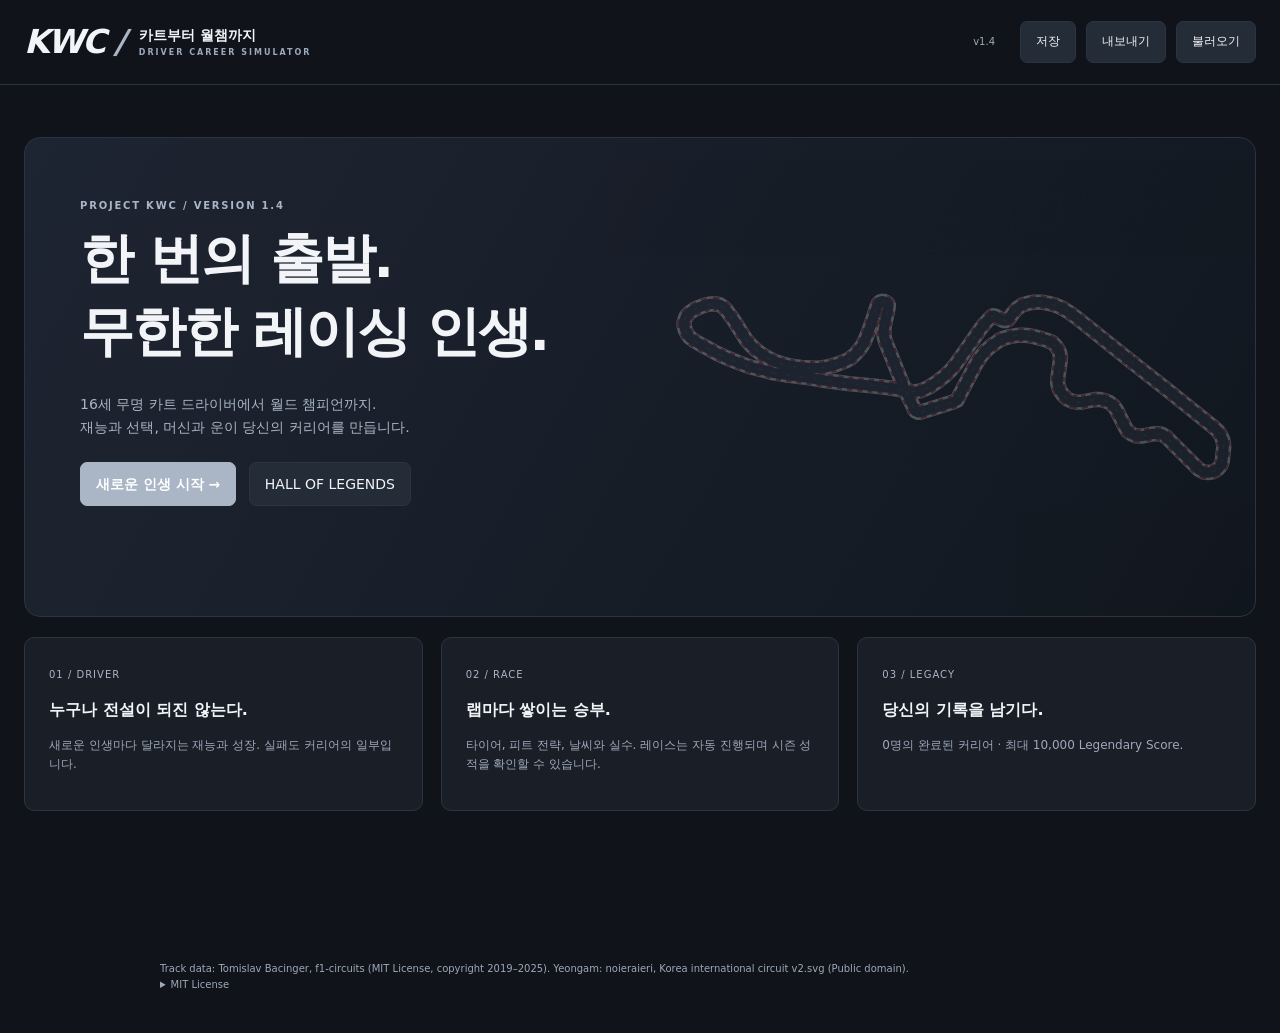
<file: index.html>
<!doctype html><html lang="ko"><head><meta charset="UTF-8"><meta name="viewport" content="width=device-width,initial-scale=1"><meta name="theme-color" content="#101319"><title>PROJECT KWC · 카트부터 월챔까지</title><style>:root{--bg:#101319;--panel:#191e27;--line:#2c3441;--ink:#f2f4f7;--muted:#9da9ba;--accent:#d63b51}*{box-sizing:border-box}body{margin:0;background:var(--bg);color:var(--ink);font:14px system-ui,-apple-system,'Segoe UI',sans-serif;line-height:1.6}button,input,select{font:inherit}button,.file-btn{cursor:pointer;color:var(--ink);border:1px solid var(--line);background:#242c38;border-radius:7px;padding:10px 15px;transition:background .15s}button:hover{background:#354154}button:disabled{opacity:.4;cursor:not-allowed}button:focus-visible,input:focus-visible,select:focus-visible,a:focus-visible{outline:2px solid var(--accent);outline-offset:3px}.primary,button.selected{background:var(--accent);border-color:var(--accent);color:#fff;font-weight:700}.danger{color:#ffabb4;border-color:#703944}header{height:85px;border-bottom:1px solid var(--line);display:flex;align-items:center;gap:10px;padding:0 max(24px,calc((100vw - 1400px)/2));background:#101319;position:relative;z-index:10}#brand{display:flex;gap:15px;align-items:center;color:inherit;text-decoration:none;margin-right:auto;font-weight:800}#brand>b{font-size:33px;letter-spacing:-2px;font-style:italic}#brand span{color:var(--accent)}#brand small{display:block;color:var(--muted);font-size:8px;letter-spacing:2px}.version{font-size:10px;color:var(--muted);margin-right:15px}.file-btn{font-size:12px}header button{font-size:12px}#shell{max-width:1400px;margin:auto;display:grid;grid-template-columns:240px minmax(0,1fr);gap:32px;padding:32px 24px 110px}#shell.full{display:block}aside{position:sticky;top:24px;align-self:start}.driver-card{background:linear-gradient(145deg,color-mix(in srgb,var(--accent) 32%,#151b25),#151b25);border:1px solid color-mix(in srgb,var(--accent) 40%,#29313c);border-radius:12px;padding:24px;overflow:hidden}.number{font-weight:900;font-style:italic;font-size:64px;line-height:1.3;color:var(--accent)}.driver-card h2{font-size:24px;margin:15px 0 0}.driver-card p{margin:3px 0;color:#bdc7d4;font-size:12px}.big-ovr{font-size:58px;font-weight:800;line-height:1.3;margin-top:24px;letter-spacing:-2px}.big-ovr small{display:block;font-size:9px;color:var(--muted);letter-spacing:2px;font-weight:500}.side-stats{padding:10px 5px}.stat{margin:18px 0}.stat label{display:flex;justify-content:space-between;font-size:12px}.stat b{font-variant-numeric:tabular-nums}.stat i{display:block;height:4px;background:#303846;margin-top:8px;border-radius:2px;overflow:hidden}.stat em{height:100%;display:block;background:var(--accent)}.muted{color:var(--muted);font-size:12px}main{min-width:0}.eyebrow{font-size:10px;color:var(--accent);font-weight:800;letter-spacing:1.8px}.page-title{display:flex;justify-content:space-between;gap:15px;align-items:center;margin-bottom:26px}h1,h2,h3{line-height:1.35;word-break:keep-all}h1{font-size:32px;margin:8px 0 5px;letter-spacing:-1px}h2{font-size:26px;margin:12px 0}h3{font-size:16px;margin:0 0 16px}.page-title p{color:var(--muted);font-size:12px;margin:0}.season-tag{color:#b4bfce;font-size:10px;letter-spacing:1px;border:1px solid var(--line);padding:7px 10px;border-radius:5px;white-space:nowrap}.panel,article{background:var(--panel);border:1px solid var(--line);border-radius:10px;padding:24px}.hero{background:linear-gradient(110deg,color-mix(in srgb,var(--accent) 18%,#191e27),#191e27);border:1px solid color-mix(in srgb,var(--accent) 45%,#2c3441);border-radius:12px;padding:32px;display:flex;justify-content:space-between;align-items:center;gap:20px}.hero h2{font-size:30px}.hero p{font-size:12px;color:#b8c4d1}.hero-icon{font-size:65px;font-weight:900;font-style:italic;line-height:1.2;color:var(--accent)}.hero-icon small{font-size:9px;display:block;text-align:right;letter-spacing:2px;font-style:normal}.kpis{display:grid;grid-template-columns:repeat(3,1fr);gap:12px;margin:20px 0}.kpis article{padding:20px}.kpis small{font-size:11px;color:var(--muted)}.kpis b{font-size:27px;display:block;line-height:1.3;margin-top:8px;font-variant-numeric:tabular-nums}.kpis em{font-size:12px;font-style:normal;color:var(--muted);margin-left:6px}.two{display:grid;grid-template-columns:1fr 1fr;gap:20px}.section-head{display:flex;align-items:center;justify-content:space-between;margin-bottom:15px}.section-head h3{margin:0}.calendar-row{display:flex;gap:16px;align-items:center;padding:12px 0;border-top:1px solid var(--line);font-size:12px}.calendar-row span{color:var(--muted);font-size:11px}.calendar-row small{font-size:9px;margin-left:auto;letter-spacing:.6px;color:var(--muted)}.calendar-row.next{color:var(--accent)}.news-item{border-top:1px solid var(--line);padding-top:17px;font-size:13px;margin:18px 0}.news-item small{font-size:9px;letter-spacing:1px;color:var(--muted);display:block;margin-bottom:6px}nav{position:fixed;bottom:20px;left:50%;transform:translateX(-50%);background:#202733eF;border:1px solid #3b4758;padding:6px;display:flex;gap:4px;border-radius:12px;box-shadow:0 10px 30px #0008;z-index:20;backdrop-filter:blur(12px)}nav button{border:0;background:none;white-space:nowrap;font-size:12px;padding:12px 18px}nav[hidden],[hidden]{display:none!important}.landing{position:relative;overflow:hidden;min-height:480px;background:linear-gradient(120deg,#1e2532,#11171f);border:1px solid var(--line);border-radius:16px;padding:55px;margin:20px 0}.landing h1{font-size:54px;letter-spacing:-2px;position:relative;z-index:1}.landing p{color:#a9b5c5;margin:24px 0;position:relative;z-index:1}.landing button{position:relative;z-index:1;margin-right:8px}.landing-track{position:absolute;width:52%;right:-20px;top:85px;transform:rotate(-12deg);opacity:.28}.cards{display:grid;grid-template-columns:repeat(3,1fr);gap:18px}.cards article>span{font-size:10px;color:var(--accent);letter-spacing:1px}.cards h3{margin:15px 0}.cards p{font-size:12px;color:var(--muted)}.training{grid-template-columns:1fr 1fr}.training button{display:block;margin-top:20px}.training small{color:var(--muted)}input,select{display:block;width:100%;padding:12px;margin-top:8px;background:#10151e;border:1px solid #394555;border-radius:6px;color:var(--ink)}.create-form h3{margin-top:30px}.form-grid{display:grid;grid-template-columns:1fr 1fr;gap:20px}.form-grid label{font-size:12px}.options{display:grid;grid-template-columns:repeat(4,1fr);gap:12px}.option{border:1px solid var(--line);padding:17px;border-radius:8px;cursor:pointer;background:#121822;font-size:12px}.option:has(input:checked){border-color:var(--card-color,var(--accent));background:color-mix(in srgb,var(--card-color,var(--accent)) 10%,#131923)}.option input{display:inline;width:auto;accent-color:var(--card-color,var(--accent));margin:0 7px 14px 0}.option b{display:block}.option p,.option small{color:var(--muted);font-size:11px}.create-form>button{margin-top:30px;width:100%}.dot{display:inline-block;width:8px;height:8px;border-radius:50%;margin-right:7px;flex-shrink:0}.offer{margin:18px 0;padding:20px;background:#111720;border:1px solid var(--line);border-left:3px solid var(--accent);border-radius:7px}.offer h3{margin:12px 0 8px}.offer p{color:var(--muted);font-size:12px}.spaced{margin-top:22px}.table-wrap{overflow-x:auto}table{border-collapse:collapse;width:100%;font-size:12px;text-align:left;white-space:nowrap}th{color:var(--muted);font-size:10px;font-weight:500}td,th{padding:13px 10px;border-bottom:1px solid var(--line)}tr.me,.timing-row.me{background:color-mix(in srgb,var(--accent) 16%,transparent)}.formula{background:#0d121a;border-left:3px solid var(--accent);padding:20px;font:13px/2 monospace;color:#d5deec}.race-layout{display:grid;grid-template-columns:minmax(0,1.6fr) minmax(230px,1fr);gap:18px}.circuit-panel{padding:20px}#track{width:100%;display:block;min-height:220px}.race-controls{display:flex;flex-wrap:wrap;gap:6px}.race-controls button{font-size:10px;padding:8px 10px}.timing{padding:20px 10px}.timing h3{font-size:10px;letter-spacing:1px;margin-left:10px}.timing-row{display:flex;align-items:center;gap:6px;font-size:11px;padding:10px 7px;border-bottom:1px solid var(--line)}.timing-row>b{width:15px;font-variant-numeric:tabular-nums}.timing-row .dot{margin:0}.timing-row span small{display:block;font-size:8px;color:var(--muted);margin-top:2px}.timing-row strong{font:10px monospace;margin-left:auto}.radio{background:#121924;border:1px solid color-mix(in srgb,var(--accent) 60%,#303846);border-radius:8px;padding:20px;margin-top:22px}.radio h3{margin-top:12px}.radio p{font-size:11px;color:#b7c2d2}.radio button{font-size:11px;margin:4px 2px}.race-log{font-size:10px;color:var(--muted);margin-top:15px}.end-hero{text-align:center;padding:65px 20px;border-bottom:1px solid var(--line);margin-bottom:30px}.end-hero h1{font-size:65px}.end-hero p{color:var(--muted)}.legacy-panel{text-align:center;background:radial-gradient(ellipse at top,#393424,#171c24);border:1px solid #695a33;border-radius:14px;padding:50px 30px;margin:30px 0}.legacy-panel .eyebrow{color:#d1b779}#ls-number{font-size:100px;font-weight:900;letter-spacing:-5px;color:#e5ca8e;line-height:1.3}.legacy-panel h2{color:#e5ca8e;font-size:20px;letter-spacing:2px}.legacy-panel p{color:var(--muted);font-size:12px}.score-parts{display:grid;grid-template-columns:repeat(3,1fr);gap:10px;max-width:650px;margin:30px auto 0}.score-parts>div{font-size:11px;border:1px solid #ffffff15;border-radius:6px;padding:12px}.score-parts b{display:block;font-size:23px;color:#e5ca8e}.end-actions{text-align:center;padding:35px}.end-actions p{color:var(--muted)}dialog{background:#1a222e;color:var(--ink);border:1px solid #424f62;border-radius:12px;padding:28px;width:calc(100% - 32px);max-width:600px;max-height:85vh;overflow:auto}dialog::backdrop{background:#050a12c9;backdrop-filter:blur(6px)}dialog p{font-size:13px;color:var(--muted)}#toast{position:fixed;top:100px;left:50%;transform:translateX(-50%);padding:12px 22px;background:#f1f4f8;color:#18202a;border-radius:8px;z-index:99;opacity:0;pointer-events:none;font-size:12px;max-width:90vw}#toast.on{opacity:1}@media(max-width:1100px){.options{grid-template-columns:1fr 1fr}.race-layout{grid-template-columns:1fr}.timing-row{font-size:12px}.timing-row strong{font-size:12px}}@media(max-width:760px){header{height:72px;padding:0 16px;gap:5px}#brand>b{font-size:27px}#brand>div{font-size:11px}#brand small{font-size:6px}header button,.file-btn{font-size:10px;padding:7px}.version{display:none}#shell{display:block;padding:22px 16px 100px}aside{position:static}.driver-card{padding:16px;display:grid;grid-template-columns:1fr auto;column-gap:15px}.driver-card .eyebrow{grid-column:1}.driver-card .number{grid-column:2;grid-row:1/4;font-size:44px;align-self:center}.driver-card h2{margin:4px 0;font-size:20px}.driver-card .big-ovr{grid-column:2;grid-row:4;font-size:26px;margin:4px 0}.driver-card .big-ovr small{display:none}.side-stats,aside>.muted{display:none}aside{margin-bottom:24px}.page-title{align-items:start}h1{font-size:25px}.page-title p{font-size:11px}.season-tag{font-size:8px;padding:5px}.hero{padding:23px}.hero h2{font-size:24px}.hero-icon{font-size:36px}.hero-icon small{font-size:7px}.hero button{font-size:11px;padding:10px}.kpis{gap:8px}.kpis article{padding:15px 12px}.kpis b{font-size:22px}.kpis small{font-size:10px}.kpis em{font-size:10px}.two{grid-template-columns:1fr}.panel{padding:20px}nav{width:calc(100% - 20px);bottom:10px;gap:0;justify-content:space-around;padding:5px}nav button{font-size:10px;padding:12px 7px}.landing{padding:35px 24px;min-height:500px}.landing h1{font-size:40px}.landing-track{width:90%;top:235px;right:-70px}.landing button{font-size:12px}.cards{grid-template-columns:1fr}.training{grid-template-columns:1fr 1fr}.training article{padding:18px}.training h3{font-size:15px}.training button{width:100%;padding:10px}.options{gap:8px}.option{padding:13px}.option b{font-size:12px}.option p{font-size:10px}.form-grid{gap:12px}.end-hero{padding:40px 10px}.end-hero h1{font-size:42px}#ls-number{font-size:74px}.score-parts{grid-template-columns:1fr 1fr}.legacy-panel{padding:35px 20px}.timing{padding:18px 10px}.circuit-panel{padding:15px}.race-layout{gap:15px}}@media(prefers-reduced-motion:reduce){*{scroll-behavior:auto;transition:none!important}}
.badge{display:inline-block;min-width:17px;padding:0 4px;margin-left:3px;border-radius:9px;background:#ee5369;color:white;font-size:10px;line-height:17px}nav button{padding-left:13px;padding-right:13px}@media(max-width:760px){nav{justify-content:flex-start;overflow-x:auto}nav button{flex-shrink:0;padding:12px 10px}}
.season-report{margin-top:30px;padding-top:25px;border-top:1px solid var(--line)}.season-report h2{font-size:23px}.track-credit{font-size:9px;color:var(--muted)}.track-credit a{color:inherit}nav{justify-content:space-between}nav button{min-width:85px}@media(max-width:760px){nav{overflow:visible}nav button{min-width:0;flex:1;font-size:10px;padding:12px 4px}.badge{margin-left:1px;font-size:8px;min-width:13px;padding:0 2px;line-height:14px}.season-report{align-items:flex-start;gap:10px}.season-report h2{font-size:20px}.season-report .eyebrow{font-size:8px;max-width:42%;text-align:right}}
.training-picks{display:grid;grid-template-columns:1fr 1fr;gap:10px;margin:22px 0}.training-pick{display:grid;grid-template-columns:1fr auto;align-items:center;gap:7px;text-align:left;padding:15px;background:#121923;border:1px solid var(--line)}.training-pick span{font-size:12px;font-weight:700}.training-pick b{font-size:23px;font-variant-numeric:tabular-nums}.training-pick small{grid-column:1/-1;color:var(--muted);font-size:10px}.training-pick.selected{background:color-mix(in srgb,var(--accent) 20%,#151b24);border-color:var(--accent);color:white}.training-pick.selected small{color:#e4edf7}@media(max-width:480px){.training-pick{padding:11px;gap:4px}.training-pick span{font-size:11px}.training-pick b{font-size:19px}dialog{padding:22px}}
.career-actions{margin-top:16px;padding:19px 22px;background:#20232b;border:1px solid #645341;border-radius:10px}.career-actions-title{display:flex;gap:15px;align-items:center;margin-bottom:13px}.career-actions-title strong{font-size:14px;color:#f2d3a1}.career-actions-title small{font-size:11px;color:var(--muted)}.career-actions-buttons{display:flex;gap:10px}.career-actions-buttons button{flex:1;font-size:13px;min-height:45px}.career-actions .retire-button{background:#d2a356;color:#20170d;border-color:#d2a356;font-weight:800}.career-actions .retire-button:hover{background:#e9b66a}.career-actions p{font-size:10px;color:var(--muted);margin:12px 0 0}.career-status{display:flex;align-items:center;flex:1;color:#f2d3a1;font-size:12px}@media(max-width:620px){.career-actions{padding:16px}.career-actions-title{display:block}.career-actions-title small{display:block;margin-top:4px;font-size:10px}.career-actions-buttons{display:grid;grid-template-columns:1fr 1fr;gap:8px}.career-actions-buttons .danger{grid-column:1/-1}.career-actions-buttons button{padding:12px 7px;font-size:12px}}
.comparison-dialog{max-width:900px}.contract-table table{white-space:normal;table-layout:fixed}.contract-table th:first-child{width:25%}.contract-table td,.contract-table th{vertical-align:top;overflow-wrap:anywhere}.contract-table thead{color:var(--accent)}.contract-delta{display:block;font-size:11px;font-weight:800;margin-top:4px}.contract-delta.positive{color:#69d69a}.contract-delta.negative{color:#ff8995}.contract-delta.neutral{color:var(--muted)}.comparison-note{padding:12px;border-left:3px solid #d5b568;background:#d5b56810;font-size:12px!important;color:#e6d0a4!important}.contract-verdict{padding:18px;background:var(--bg);border-radius:8px;margin:18px 0}.contract-verdict b{color:var(--accent);font-size:12px;letter-spacing:1px}.contract-verdict p{margin-bottom:0;font-size:12px}.contract-buttons{display:flex;gap:8px;flex-wrap:wrap}.contract-buttons button{flex:1;min-width:130px}@media(max-width:620px){.comparison-dialog{padding:18px 12px}.contract-table td,.contract-table th{padding:10px 5px;font-size:10px}.contract-table th:first-child{width:27%}.contract-buttons{display:grid;grid-template-columns:1fr 1fr}.contract-buttons button{min-width:0;padding:12px 6px;font-size:11px}.contract-buttons button:last-child{grid-column:1/-1}.comparison-dialog h2{font-size:21px}}

.field-help{font-size:12px;color:var(--muted);line-height:1.8;margin:6px 0 16px}.field-help strong{color:var(--ink)}.create-form .field-help{display:block;font-weight:400}.guide-grid{display:grid;grid-template-columns:repeat(2,minmax(0,1fr));gap:16px;margin-top:16px}.guide-grid h3{margin:8px 0}.guide-grid p,.guide-intro p{color:#bdc7d4}.hub-help{display:flex;align-items:center;gap:12px;flex-wrap:wrap}.hub-help button{font-size:12px;padding:6px 10px}@media(max-width:650px){.guide-grid{grid-template-columns:1fr}}
/* v1.3: explain choices where they happen, keep season results near the top. */
.profile-option strong{display:block;color:#d6deeb;font-size:11px;margin-top:8px}.profile-caution{border-top:1px solid var(--line);padding-top:8px}.training-pick{text-align:left;display:block}.training-pick .skill-meaning{font-weight:700;color:var(--ink);font-size:12px;margin:12px 0 5px}.training-pick .skill-effect{font-weight:400;font-size:11px;line-height:1.8;color:#c4cedc;margin:0 0 8px}.training-pick em{font-style:normal;display:block;font-weight:400;font-size:10px;color:var(--muted);margin-bottom:12px}.training-pick.selected .skill-effect,.training-pick.selected em{color:#f4f6fa}.skill-explainer{border-top:1px solid var(--line);padding:14px 0}.skill-explainer summary{cursor:pointer;font-size:12px}.skill-explainer p{color:#c2ccda;font-size:12px;margin:8px 0}.skill-explainer small{color:var(--muted)}.guide-pages,.guide-actions{display:flex;flex-wrap:wrap;gap:10px;margin:20px 0}.guide-actions{justify-content:flex-end;padding:20px 0}.guide-grid article p{font-size:13px;line-height:1.95}.recent-season{border:1px solid color-mix(in srgb,var(--accent) 60%,#334052);background:linear-gradient(125deg,color-mix(in srgb,var(--accent) 14%,#191e27),#191e27);padding:24px;border-radius:12px;margin-bottom:20px}.recent-season .section-head{margin:0;gap:16px;flex-wrap:wrap}.recent-season h2{font-size:29px;margin:8px 0}.recent-season p{color:#c8d1de;margin:0;font-size:13px}.recent-season.empty{border-color:var(--line);background:#171e28;padding:18px}.recent-season.empty h3{margin:7px 0}.expiry-banner{padding:20px;border:1px solid #c89350;background:#372b1e;border-radius:10px;margin:20px 0}.expiry-banner p{font-size:12px}.season-filter{display:flex;align-items:center;gap:14px;flex-wrap:wrap}.season-filter select{width:auto;flex:1;min-width:180px;margin:0}.season-metrics{display:grid;grid-template-columns:repeat(4,minmax(0,1fr));gap:10px;margin:22px 0}.season-metrics>div{background:#101720;border:1px solid var(--line);border-radius:8px;padding:16px}.season-metrics small{font-size:11px;color:var(--muted)}.season-metrics b{display:block;font-size:24px}.season-races{display:grid;grid-template-columns:repeat(3,minmax(0,1fr));gap:12px}.season-race{background:#121a24;padding:18px}.season-race h3{margin:8px 0}.season-race>strong{font-size:30px;color:#d5dfed}.season-race.podium>strong{color:var(--accent)}.season-race p,.season-race>small{font-size:11px;color:var(--muted)}.season-race>small{display:block}.contract-delta.neutral{color:#b7c4d5}.contract-table td .contract-delta{white-space:normal}.guide-pages button{flex:1;font-size:12px}@media(max-width:760px){.recent-season{padding:20px}.recent-season .section-head>button{width:100%}.season-metrics{grid-template-columns:repeat(2,minmax(0,1fr))}.season-races{grid-template-columns:repeat(2,minmax(0,1fr))}.season-filter>button{width:100%}.guide-grid{grid-template-columns:1fr}.guide-actions>button{width:100%}.training-picks{grid-template-columns:1fr!important}.guide-pages button{flex-basis:100%}}

.training-pick>b{margin-left:10px}.profile-option{line-height:1.85}.create-form .options:has(.profile-option){grid-template-columns:repeat(3,minmax(0,1fr))}@media(max-width:1000px){.create-form .options:has(.profile-option){grid-template-columns:repeat(2,minmax(0,1fr))}}@media(max-width:500px){.create-form .options:has(.profile-option){grid-template-columns:1fr}}
.driver-number{font-size:13px;color:var(--muted);font-style:normal;white-space:nowrap}.class-offer-banner{padding:22px;border:1px solid #6992be;background:#12253a;border-radius:12px;margin:18px 0}.class-offer-banner.promotion{background:linear-gradient(120deg,#372d16,#202438);border:2px solid #e2bd60}.class-offer-banner.same{background:#172330;border-color:#394d64}.class-alert{font-size:15px;font-weight:800;color:#a9d5ff}.promotion .class-alert{color:#ffe099}.class-route{display:grid;grid-template-columns:1fr auto 1fr;align-items:center;gap:16px;margin:16px 0}.class-route small{display:block;color:#b7c6d9;font-size:11px}.class-route b{font-size:46px;line-height:1.3;font-weight:900;color:white}.class-route>strong{font-size:30px;color:#e5c775}.class-offer-banner p{font-size:14px;color:#edf1f8;line-height:1.8}.class-offer-banner>small{color:#c0ccdc}.class-ladder{display:flex;flex-wrap:wrap;gap:6px;margin-top:16px}.class-ladder span{font-size:10px;padding:5px 8px;background:#10151e;color:#aab8ca;border-radius:5px;border:1px solid #3a4757}.class-ladder .origin{border-color:#95b3d4}.class-ladder .destination{background:#e9cd89;color:#171d27;border-color:#ffe4a7;font-weight:900}.offer-class-chip{display:inline-block;font-size:12px;font-weight:800;padding:7px 11px;background:#283c52;color:#c7e4ff;border-radius:5px}.offer-class-chip.promotion{background:#e4c67e;color:#201a0d}.announcement-dialog{max-width:680px;border:2px solid #ddbc6d}.contract-celebration{text-align:center;padding:16px 0;animation:promotion-entry .65s ease-out}.contract-celebration.promotion{background:radial-gradient(ellipse at top,#e0bf4925,transparent 70%)}.celebration-mark{font-size:64px;line-height:1.2;color:#f8d981;font-weight:900}.contract-celebration h2{font-size:32px}.celebration-route{font-size:40px;font-weight:900;margin:22px 0}.celebration-route span{color:#c8b174}.celebration-route strong{color:#ffe6a0;font-size:60px}.contract-celebration h3{margin:18px 0;font-size:20px}.contract-celebration p{font-size:14px;line-height:1.9}.contract-celebration button{margin-top:18px;width:100%}@keyframes promotion-entry{from{opacity:0;transform:translateY(12px) scale(.97)}to{opacity:1;transform:translateY(0) scale(1)}}@media(max-width:650px){.class-offer-banner{padding:16px}.class-route{gap:10px}.class-route b{font-size:37px}.class-alert{font-size:13px}.class-offer-banner p{font-size:12px}.celebration-route{font-size:27px}.celebration-route strong{font-size:46px}.contract-celebration h2{font-size:26px}}@media(prefers-reduced-motion:reduce){.contract-celebration{animation:none}}
</style></head><body><header><a href="#" id="brand"><b>KWC<span> / </span></b><div>카트부터 월챔까지<small>DRIVER CAREER SIMULATOR</small></div></a><span class="version">v1.4</span><button data-action="save">저장</button><button data-action="export">내보내기</button><label class="file-btn">불러오기<input id="import" type="file" accept="application/json" hidden></label></header><div id="shell"><aside id="side"></aside><main id="app"></main></div><nav id="nav"></nav><dialog id="dialog"></dialog><div role="status" id="toast"></div><script>(()=>{
"use strict";const __modules={};
__modules["data/track-layouts.js"]=(()=>{
// Real GP layout data, normalized uniformly; see track-credits.html.
const trackLayouts={"monza":{"path":"M201.02,31.84 L272.69,37.93 L302.74,40.7 L303.96,41.0 L304.67,41.86 L304.84,42.92 L304.67,44.23 L304.58,45.47 L304.67,46.61 L305.28,47.39 L306.16,48.0 L306.94,48.16 L307.81,48.16 L324.2,43.84 L328.66,43.23 L332.69,43.0 L337.08,43.31 L358.45,44.92 L361.94,45.55 L365.19,46.31 L368.68,47.47 L372.46,49.0 L376.14,50.77 L380.26,53.38 L383.66,56.07 L387.53,59.7 L390.95,63.62 L394.09,68.0 L396.8,72.69 L399.44,78.0 L401.28,83.31 L402.93,89.16 L404.08,95.78 L404.7,102.55 L406.96,128.93 L408.9,161.24 L409.06,163.16 L409.6,164.16 L410.48,165.0 L414.25,166.07 L415.29,166.54 L415.99,167.3 L416.42,168.62 L417.22,173.0 L418.26,177.77 L420.45,184.54 L430.62,214.77 L431.23,217.38 L431.23,219.85 L430.79,222.23 L430.1,223.91 L429.13,225.54 L428.07,227.07 L425.97,229.0 L424.32,230.07 L422.29,230.84 L420.03,231.23 L405.66,232.53 L381.13,235.0 L378.94,234.92 L377.53,234.53 L376.3,233.92 L375.43,232.92 L374.2,231.08 L363.52,211.31 L354.51,195.23 L348.99,185.23 L346.18,180.38 L342.33,174.92 L339.34,171.0 L336.37,167.62 L321.3,150.07 L310.0,137.62 L286.89,111.31 L272.95,95.46 L270.76,93.31 L269.36,92.46 L267.97,92.31 L266.3,92.31 L262.62,92.85 L260.61,93.01 L257.71,93.01 L256.13,92.77 L254.13,92.15 L251.77,91.23 L249.39,89.69 L246.93,87.61 L244.93,85.24 L243.44,83.31 L242.29,82.31 L240.73,81.54 L237.83,80.84 L224.6,79.23 L210.49,77.54 L84.02,64.47 L79.47,63.92 L77.35,63.39 L75.18,62.31 L73.41,60.84 L71.83,59.15 L70.27,56.77 L69.31,54.16 L68.77,51.16 L68.95,48.61 L69.47,46.24 L70.53,43.47 L71.76,40.78 L73.15,38.78 L74.99,36.38 L77.89,33.69 L80.51,31.85 L83.32,30.24 L86.64,28.85 L90.32,27.55 L94.1,26.55 L97.33,26.08 L102.23,25.55 L107.14,25.47 L111.79,25.39 L120.98,25.16 L129.05,25.0 L137.8,25.16 L149.27,26.16 L185.54,29.93 L201.02,31.84 Z","points":[[201.02,31.84],[272.69,37.93],[302.74,40.7],[303.96,41.0],[304.67,41.86],[304.84,42.92],[304.67,44.23],[304.58,45.47],[304.67,46.61],[305.28,47.39],[306.16,48.0],[306.94,48.16],[307.81,48.16],[324.2,43.84],[328.66,43.23],[332.69,43.0],[337.08,43.31],[358.45,44.92],[361.94,45.55],[365.19,46.31],[368.68,47.47],[372.46,49.0],[376.14,50.77],[380.26,53.38],[383.66,56.07],[387.53,59.7],[390.95,63.62],[394.09,68.0],[396.8,72.69],[399.44,78.0],[401.28,83.31],[402.93,89.16],[404.08,95.78],[404.7,102.55],[406.96,128.93],[408.9,161.24],[409.06,163.16],[409.6,164.16],[410.48,165.0],[414.25,166.07],[415.29,166.54],[415.99,167.3],[416.42,168.62],[417.22,173.0],[418.26,177.77],[420.45,184.54],[430.62,214.77],[431.23,217.38],[431.23,219.85],[430.79,222.23],[430.1,223.91],[429.13,225.54],[428.07,227.07],[425.97,229.0],[424.32,230.07],[422.29,230.84],[420.03,231.23],[405.66,232.53],[381.13,235.0],[378.94,234.92],[377.53,234.53],[376.3,233.92],[375.43,232.92],[374.2,231.08],[363.52,211.31],[354.51,195.23],[348.99,185.23],[346.18,180.38],[342.33,174.92],[339.34,171.0],[336.37,167.62],[321.3,150.07],[310.0,137.62],[286.89,111.31],[272.95,95.46],[270.76,93.31],[269.36,92.46],[267.97,92.31],[266.3,92.31],[262.62,92.85],[260.61,93.01],[257.71,93.01],[256.13,92.77],[254.13,92.15],[251.77,91.23],[249.39,89.69],[246.93,87.61],[244.93,85.24],[243.44,83.31],[242.29,82.31],[240.73,81.54],[237.83,80.84],[224.6,79.23],[210.49,77.54],[84.02,64.47],[79.47,63.92],[77.35,63.39],[75.18,62.31],[73.41,60.84],[71.83,59.15],[70.27,56.77],[69.31,54.16],[68.77,51.16],[68.95,48.61],[69.47,46.24],[70.53,43.47],[71.76,40.78],[73.15,38.78],[74.99,36.38],[77.89,33.69],[80.51,31.85],[83.32,30.24],[86.64,28.85],[90.32,27.55],[94.1,26.55],[97.33,26.08],[102.23,25.55],[107.14,25.47],[111.79,25.39],[120.98,25.16],[129.05,25.0],[137.8,25.16],[149.27,26.16],[185.54,29.93],[201.02,31.84]],"source":"https://github.com/bacinger/f1-circuits","layout":"Grand Prix"},"monaco":{"path":"M334.71,162.18 L337.57,161.72 L340.15,162.36 L343.67,164.01 L346.15,165.57 L352.32,170.44 L385.9,195.17 L388.32,196.89 L389.05,199.44 L388.16,202.54 L386.38,204.69 L383.58,206.26 L380.44,206.58 L377.83,206.65 L375.7,206.9 L373.16,208.18 L371.22,209.68 L367.31,212.45 L363.85,214.34 L361.75,215.07 L360.51,216.01 L360.1,217.51 L360.61,219.23 L361.94,220.51 L363.85,220.9 L365.47,220.05 L367.06,217.87 L375.26,211.42 L377.23,210.5 L379.14,210.48 L380.6,210.99 L381.96,211.67 L383.52,214.7 L384.73,219.39 L385.68,221.94 L386.73,224.55 L388.0,228.18 L388.29,232.13 L387.24,234.22 L384.0,235.0 L365.06,234.27 L345.58,231.35 L333.19,228.32 L324.35,224.94 L314.25,219.16 L305.7,212.5 L295.18,202.86 L286.73,189.06 L282.7,180.84 L275.29,165.0 L271.61,154.35 L267.89,138.62 L266.3,128.5 L265.28,123.12 L263.73,122.21 L262.36,122.14 L260.77,121.82 L259.21,121.13 L258.42,118.85 L257.88,115.64 L259.91,112.08 L260.04,110.13 L256.32,81.8 L254.29,67.73 L252.26,54.78 L251.72,51.2 L251.3,48.81 L249.52,47.09 L244.19,44.38 L239.01,42.08 L233.83,40.24 L230.14,39.44 L223.72,38.59 L212.73,38.52 L209.99,38.64 L208.12,39.44 L206.31,41.05 L203.7,44.61 L201.51,46.99 L199.16,48.03 L195.76,48.44 L172.37,52.48 L168.27,53.51 L166.97,53.84 L165.22,53.74 L163.83,52.71 L162.24,50.44 L161.12,48.16 L159.54,47.64 L156.2,48.07 L148.6,50.67 L142.89,53.03 L138.37,55.44 L132.46,59.58 L127.22,64.76 L125.03,68.57 L123.03,72.85 L122.07,74.98 L120.86,76.06 L117.15,77.3 L115.18,76.7 L114.03,74.77 L111.78,66.21 L111.01,61.43 L110.95,58.29 L111.36,55.49 L112.7,53.72 L113.81,52.64 L116.42,52.6 L118.51,52.18 L121.09,51.36 L127.03,46.53 L132.72,43.0 L136.97,40.24 L145.05,37.33 L167.51,30.88 L174.76,29.11 L182.51,27.87 L193.82,26.26 L208.53,25.0 L218.13,25.0 L225.47,25.41 L233.1,26.22 L238.4,27.64 L243.17,29.25 L246.09,30.03 L248.67,30.42 L252.57,30.23 L254.99,30.17 L256.42,30.95 L257.37,32.94 L258.55,37.81 L258.74,42.15 L259.47,48.1 L260.52,56.38 L261.82,63.73 L267.32,82.42 L270.18,92.86 L271.73,102.44 L272.27,109.0 L274.12,114.12 L281.14,128.93 L283.81,135.43 L285.94,144.91 L287.05,152.83 L288.32,160.39 L289.81,164.63 L293.06,169.8 L297.73,174.28 L301.67,176.8 L305.8,177.93 L310.12,177.74 L314.19,177.01 L318.67,175.4 L322.92,173.27 L325.53,169.91 L328.55,166.7 L329.92,165.14 L331.38,163.69 L334.71,162.18 Z","points":[[334.71,162.18],[337.57,161.72],[340.15,162.36],[343.67,164.01],[346.15,165.57],[352.32,170.44],[385.9,195.17],[388.32,196.89],[389.05,199.44],[388.16,202.54],[386.38,204.69],[383.58,206.26],[380.44,206.58],[377.83,206.65],[375.7,206.9],[373.16,208.18],[371.22,209.68],[367.31,212.45],[363.85,214.34],[361.75,215.07],[360.51,216.01],[360.1,217.51],[360.61,219.23],[361.94,220.51],[363.85,220.9],[365.47,220.05],[367.06,217.87],[375.26,211.42],[377.23,210.5],[379.14,210.48],[380.6,210.99],[381.96,211.67],[383.52,214.7],[384.73,219.39],[385.68,221.94],[386.73,224.55],[388.0,228.18],[388.29,232.13],[387.24,234.22],[384.0,235.0],[365.06,234.27],[345.58,231.35],[333.19,228.32],[324.35,224.94],[314.25,219.16],[305.7,212.5],[295.18,202.86],[286.73,189.06],[282.7,180.84],[275.29,165.0],[271.61,154.35],[267.89,138.62],[266.3,128.5],[265.28,123.12],[263.73,122.21],[262.36,122.14],[260.77,121.82],[259.21,121.13],[258.42,118.85],[257.88,115.64],[259.91,112.08],[260.04,110.13],[256.32,81.8],[254.29,67.73],[252.26,54.78],[251.72,51.2],[251.3,48.81],[249.52,47.09],[244.19,44.38],[239.01,42.08],[233.83,40.24],[230.14,39.44],[223.72,38.59],[212.73,38.52],[209.99,38.64],[208.12,39.44],[206.31,41.05],[203.7,44.61],[201.51,46.99],[199.16,48.03],[195.76,48.44],[172.37,52.48],[168.27,53.51],[166.97,53.84],[165.22,53.74],[163.83,52.71],[162.24,50.44],[161.12,48.16],[159.54,47.64],[156.2,48.07],[148.6,50.67],[142.89,53.03],[138.37,55.44],[132.46,59.58],[127.22,64.76],[125.03,68.57],[123.03,72.85],[122.07,74.98],[120.86,76.06],[117.15,77.3],[115.18,76.7],[114.03,74.77],[111.78,66.21],[111.01,61.43],[110.95,58.29],[111.36,55.49],[112.7,53.72],[113.81,52.64],[116.42,52.6],[118.51,52.18],[121.09,51.36],[127.03,46.53],[132.72,43.0],[136.97,40.24],[145.05,37.33],[167.51,30.88],[174.76,29.11],[182.51,27.87],[193.82,26.26],[208.53,25.0],[218.13,25.0],[225.47,25.41],[233.1,26.22],[238.4,27.64],[243.17,29.25],[246.09,30.03],[248.67,30.42],[252.57,30.23],[254.99,30.17],[256.42,30.95],[257.37,32.94],[258.55,37.81],[258.74,42.15],[259.47,48.1],[260.52,56.38],[261.82,63.73],[267.32,82.42],[270.18,92.86],[271.73,102.44],[272.27,109.0],[274.12,114.12],[281.14,128.93],[283.81,135.43],[285.94,144.91],[287.05,152.83],[288.32,160.39],[289.81,164.63],[293.06,169.8],[297.73,174.28],[301.67,176.8],[305.8,177.93],[310.12,177.74],[314.19,177.01],[318.67,175.4],[322.92,173.27],[325.53,169.91],[328.55,166.7],[329.92,165.14],[331.38,163.69],[334.71,162.18]],"source":"https://github.com/bacinger/f1-circuits","layout":"Grand Prix"},"suzuka":{"path":"M389.23,137.16 L413.49,166.37 L441.87,201.15 L444.47,204.83 L445.92,208.67 L446.67,212.12 L446.61,215.51 L446.19,218.12 L442.88,228.36 L441.31,231.03 L439.02,233.06 L437.1,234.15 L433.64,235.0 L430.49,234.89 L427.03,233.73 L423.81,231.19 L420.54,226.24 L403.79,200.53 L400.63,197.83 L397.9,196.96 L393.78,196.25 L385.13,196.18 L380.77,194.93 L377.7,192.77 L375.37,189.94 L374.27,187.17 L370.38,172.37 L368.75,168.58 L366.15,165.32 L363.13,163.11 L359.32,161.33 L355.43,160.59 L345.36,160.44 L340.71,159.54 L337.53,158.03 L334.23,155.49 L331.82,151.94 L330.34,148.33 L329.66,144.92 L329.7,141.66 L330.32,138.9 L335.26,125.38 L336.01,122.64 L336.14,119.03 L335.61,116.64 L334.31,113.19 L332.37,110.24 L328.65,107.61 L324.13,105.16 L318.77,102.46 L314.05,100.57 L310.54,99.59 L305.59,98.76 L300.0,98.67 L295.58,98.85 L291.91,99.83 L288.92,101.1 L284.28,103.09 L279.39,105.83 L273.77,110.42 L269.38,115.08 L250.91,137.47 L249.96,138.76 L247.02,139.45 L220.04,141.88 L218.3,141.66 L216.46,140.41 L215.71,138.29 L215.38,136.51 L211.28,119.65 L205.81,87.99 L204.76,82.17 L204.51,79.23 L204.8,76.2 L205.38,73.05 L206.63,69.8 L208.04,66.56 L212.39,56.57 L212.85,55.04 L212.52,53.63 L211.7,52.34 L210.29,51.38 L208.66,50.87 L207.09,50.98 L205.29,52.18 L203.81,54.32 L197.46,65.29 L192.3,73.56 L188.93,78.47 L186.15,81.7 L183.75,83.75 L179.64,87.01 L175.3,89.33 L170.76,90.69 L162.86,91.85 L155.37,92.16 L149.74,91.74 L143.02,90.27 L135.66,88.19 L127.43,85.11 L122.23,82.71 L117.67,79.96 L113.46,76.82 L109.02,72.83 L104.42,67.74 L101.39,63.31 L98.66,58.45 L91.93,40.52 L88.32,32.67 L86.49,29.53 L84.0,27.21 L80.74,25.74 L76.85,25.0 L72.18,25.11 L67.86,25.74 L63.63,26.67 L59.52,28.37 L56.15,30.93 L54.12,34.19 L53.33,37.38 L53.57,41.39 L54.48,44.38 L55.82,47.39 L58.11,49.91 L62.63,54.14 L68.28,58.85 L73.81,63.69 L80.82,68.99 L88.83,74.46 L97.03,79.58 L106.2,83.96 L114.4,88.15 L122.82,91.36 L136.49,96.09 L151.53,101.95 L169.74,108.33 L187.8,114.03 L200.3,118.36 L216.46,124.54 L220.15,125.47 L223.83,125.59 L227.73,124.85 L231.52,123.8 L238.34,121.17 L244.62,118.03 L249.89,114.77 L255.34,110.53 L265.54,100.99 L279.5,87.97 L283.38,84.76 L286.14,82.82 L288.67,81.15 L290.46,80.08 L291.43,79.99 L292.71,80.52 L295.86,83.33 L298.13,85.23 L299.98,85.76 L301.72,85.43 L303.76,84.07 L307.13,81.01 L310.92,78.29 L315.15,76.51 L320.31,76.06 L325.12,76.33 L330.21,77.38 L335.3,79.36 L339.61,81.44 L345.03,85.11 L349.9,89.64 L354.89,95.22 L389.23,137.16 Z","points":[[389.23,137.16],[413.49,166.37],[441.87,201.15],[444.47,204.83],[445.92,208.67],[446.67,212.12],[446.61,215.51],[446.19,218.12],[442.88,228.36],[441.31,231.03],[439.02,233.06],[437.1,234.15],[433.64,235.0],[430.49,234.89],[427.03,233.73],[423.81,231.19],[420.54,226.24],[403.79,200.53],[400.63,197.83],[397.9,196.96],[393.78,196.25],[385.13,196.18],[380.77,194.93],[377.7,192.77],[375.37,189.94],[374.27,187.17],[370.38,172.37],[368.75,168.58],[366.15,165.32],[363.13,163.11],[359.32,161.33],[355.43,160.59],[345.36,160.44],[340.71,159.54],[337.53,158.03],[334.23,155.49],[331.82,151.94],[330.34,148.33],[329.66,144.92],[329.7,141.66],[330.32,138.9],[335.26,125.38],[336.01,122.64],[336.14,119.03],[335.61,116.64],[334.31,113.19],[332.37,110.24],[328.65,107.61],[324.13,105.16],[318.77,102.46],[314.05,100.57],[310.54,99.59],[305.59,98.76],[300.0,98.67],[295.58,98.85],[291.91,99.83],[288.92,101.1],[284.28,103.09],[279.39,105.83],[273.77,110.42],[269.38,115.08],[250.91,137.47],[249.96,138.76],[247.02,139.45],[220.04,141.88],[218.3,141.66],[216.46,140.41],[215.71,138.29],[215.38,136.51],[211.28,119.65],[205.81,87.99],[204.76,82.17],[204.51,79.23],[204.8,76.2],[205.38,73.05],[206.63,69.8],[208.04,66.56],[212.39,56.57],[212.85,55.04],[212.52,53.63],[211.7,52.34],[210.29,51.38],[208.66,50.87],[207.09,50.98],[205.29,52.18],[203.81,54.32],[197.46,65.29],[192.3,73.56],[188.93,78.47],[186.15,81.7],[183.75,83.75],[179.64,87.01],[175.3,89.33],[170.76,90.69],[162.86,91.85],[155.37,92.16],[149.74,91.74],[143.02,90.27],[135.66,88.19],[127.43,85.11],[122.23,82.71],[117.67,79.96],[113.46,76.82],[109.02,72.83],[104.42,67.74],[101.39,63.31],[98.66,58.45],[91.93,40.52],[88.32,32.67],[86.49,29.53],[84.0,27.21],[80.74,25.74],[76.85,25.0],[72.18,25.11],[67.86,25.74],[63.63,26.67],[59.52,28.37],[56.15,30.93],[54.12,34.19],[53.33,37.38],[53.57,41.39],[54.48,44.38],[55.82,47.39],[58.11,49.91],[62.63,54.14],[68.28,58.85],[73.81,63.69],[80.82,68.99],[88.83,74.46],[97.03,79.58],[106.2,83.96],[114.4,88.15],[122.82,91.36],[136.49,96.09],[151.53,101.95],[169.74,108.33],[187.8,114.03],[200.3,118.36],[216.46,124.54],[220.15,125.47],[223.83,125.59],[227.73,124.85],[231.52,123.8],[238.34,121.17],[244.62,118.03],[249.89,114.77],[255.34,110.53],[265.54,100.99],[279.5,87.97],[283.38,84.76],[286.14,82.82],[288.67,81.15],[290.46,80.08],[291.43,79.99],[292.71,80.52],[295.86,83.33],[298.13,85.23],[299.98,85.76],[301.72,85.43],[303.76,84.07],[307.13,81.01],[310.92,78.29],[315.15,76.51],[320.31,76.06],[325.12,76.33],[330.21,77.38],[335.3,79.36],[339.61,81.44],[345.03,85.11],[349.9,89.64],[354.89,95.22],[389.23,137.16]],"source":"https://github.com/bacinger/f1-circuits","layout":"Grand Prix"},"silverstone":{"path":"M422.06,149.93 L425.38,188.08 L424.97,194.86 L423.24,200.08 L420.99,203.48 L416.29,207.53 L410.92,210.09 L404.16,212.16 L392.7,215.07 L381.44,218.04 L369.0,219.78 L361.18,220.52 L342.21,221.51 L326.02,221.93 L319.7,222.59 L313.78,224.99 L305.53,229.53 L300.82,231.45 L297.27,231.37 L293.11,230.53 L276.05,224.08 L269.18,223.66 L264.27,224.66 L260.09,226.98 L251.19,233.35 L247.1,234.83 L242.28,235.0 L237.89,233.92 L233.07,230.04 L229.52,225.07 L225.56,218.28 L222.45,213.0 L218.81,209.26 L211.62,204.97 L195.77,196.53 L110.32,150.1 L86.63,134.88 L80.83,130.57 L77.73,127.11 L75.69,123.05 L74.62,118.83 L74.94,114.94 L75.91,110.64 L77.51,107.0 L80.08,103.77 L84.17,101.03 L85.76,100.21 L94.77,96.07 L102.82,91.44 L109.46,86.48 L113.53,83.08 L117.72,79.28 L124.58,72.57 L142.48,57.6 L143.44,56.1 L143.67,54.04 L142.69,51.98 L137.0,45.69 L136.25,43.54 L136.48,41.38 L137.23,39.57 L139.69,36.99 L142.48,34.27 L146.99,30.87 L151.81,28.4 L156.74,26.65 L162.31,25.17 L164.57,25.0 L166.82,25.42 L168.96,26.65 L173.69,29.63 L233.27,75.31 L246.46,85.57 L248.94,87.71 L251.4,91.44 L252.47,95.9 L252.58,99.55 L252.15,104.6 L250.01,118.66 L249.47,123.3 L249.26,128.1 L250.01,133.56 L251.28,138.53 L253.76,142.99 L276.92,172.12 L278.19,174.02 L279.37,176.34 L279.6,178.73 L278.94,180.55 L277.44,182.21 L275.73,183.21 L258.36,188.17 L255.9,189.66 L254.4,191.72 L254.29,194.12 L255.47,196.78 L257.61,198.43 L259.86,199.51 L265.54,201.58 L270.37,203.22 L275.1,204.47 L279.69,205.13 L284.54,205.55 L289.56,205.21 L291.81,204.22 L294.7,201.66 L380.9,107.24 L382.51,104.68 L384.33,101.12 L384.97,96.74 L384.45,92.19 L382.19,87.56 L380.15,85.89 L377.14,84.73 L361.5,82.83 L358.29,81.76 L355.7,79.45 L353.99,75.97 L353.45,72.17 L354.54,67.95 L356.56,64.97 L358.93,63.15 L361.7,61.74 L364.7,61.49 L367.93,62.07 L373.19,64.38 L397.29,76.54 L401.91,80.44 L405.78,84.25 L410.49,89.71 L413.6,94.17 L415.97,99.8 L417.56,104.68 L418.86,115.03 L422.06,149.93 Z","points":[[422.06,149.93],[425.38,188.08],[424.97,194.86],[423.24,200.08],[420.99,203.48],[416.29,207.53],[410.92,210.09],[404.16,212.16],[392.7,215.07],[381.44,218.04],[369.0,219.78],[361.18,220.52],[342.21,221.51],[326.02,221.93],[319.7,222.59],[313.78,224.99],[305.53,229.53],[300.82,231.45],[297.27,231.37],[293.11,230.53],[276.05,224.08],[269.18,223.66],[264.27,224.66],[260.09,226.98],[251.19,233.35],[247.1,234.83],[242.28,235.0],[237.89,233.92],[233.07,230.04],[229.52,225.07],[225.56,218.28],[222.45,213.0],[218.81,209.26],[211.62,204.97],[195.77,196.53],[110.32,150.1],[86.63,134.88],[80.83,130.57],[77.73,127.11],[75.69,123.05],[74.62,118.83],[74.94,114.94],[75.91,110.64],[77.51,107.0],[80.08,103.77],[84.17,101.03],[85.76,100.21],[94.77,96.07],[102.82,91.44],[109.46,86.48],[113.53,83.08],[117.72,79.28],[124.58,72.57],[142.48,57.6],[143.44,56.1],[143.67,54.04],[142.69,51.98],[137.0,45.69],[136.25,43.54],[136.48,41.38],[137.23,39.57],[139.69,36.99],[142.48,34.27],[146.99,30.87],[151.81,28.4],[156.74,26.65],[162.31,25.17],[164.57,25.0],[166.82,25.42],[168.96,26.65],[173.69,29.63],[233.27,75.31],[246.46,85.57],[248.94,87.71],[251.4,91.44],[252.47,95.9],[252.58,99.55],[252.15,104.6],[250.01,118.66],[249.47,123.3],[249.26,128.1],[250.01,133.56],[251.28,138.53],[253.76,142.99],[276.92,172.12],[278.19,174.02],[279.37,176.34],[279.6,178.73],[278.94,180.55],[277.44,182.21],[275.73,183.21],[258.36,188.17],[255.9,189.66],[254.4,191.72],[254.29,194.12],[255.47,196.78],[257.61,198.43],[259.86,199.51],[265.54,201.58],[270.37,203.22],[275.1,204.47],[279.69,205.13],[284.54,205.55],[289.56,205.21],[291.81,204.22],[294.7,201.66],[380.9,107.24],[382.51,104.68],[384.33,101.12],[384.97,96.74],[384.45,92.19],[382.19,87.56],[380.15,85.89],[377.14,84.73],[361.5,82.83],[358.29,81.76],[355.7,79.45],[353.99,75.97],[353.45,72.17],[354.54,67.95],[356.56,64.97],[358.93,63.15],[361.7,61.74],[364.7,61.49],[367.93,62.07],[373.19,64.38],[397.29,76.54],[401.91,80.44],[405.78,84.25],[410.49,89.71],[413.6,94.17],[415.97,99.8],[417.56,104.68],[418.86,115.03],[422.06,149.93]],"source":"https://github.com/bacinger/f1-circuits","layout":"Grand Prix"},"spa":{"path":"M384.09,88.36 L416.8,69.64 L418.27,69.44 L419.57,70.27 L420.18,72.0 L419.65,73.93 L416.54,80.09 L409.37,95.05 L404.94,102.24 L399.4,109.72 L393.78,116.44 L387.98,121.76 L353.88,150.35 L351.98,152.36 L349.83,155.81 L345.84,161.97 L343.16,164.67 L339.53,166.95 L336.22,168.41 L332.51,169.39 L325.67,170.22 L323.24,170.69 L321.0,171.53 L318.07,173.12 L295.47,187.24 L281.11,196.23 L275.75,198.73 L271.76,200.32 L265.36,202.19 L225.98,213.47 L166.18,230.78 L151.81,234.79 L149.47,235.0 L146.89,234.58 L144.81,233.2 L143.07,231.19 L141.69,228.63 L140.22,227.11 L138.5,226.07 L135.89,225.24 L133.3,225.38 L117.81,228.84 L115.12,228.77 L112.7,228.22 L110.02,226.35 L108.2,224.12 L80.94,184.68 L79.89,182.19 L79.82,179.7 L80.59,177.07 L82.15,174.92 L84.39,173.4 L86.65,172.78 L89.07,172.64 L91.33,173.4 L93.66,174.78 L95.3,176.79 L105.95,194.02 L107.85,195.9 L109.76,196.92 L112.0,197.35 L114.78,197.13 L135.72,190.0 L144.28,187.79 L170.68,182.74 L185.83,180.25 L188.41,179.7 L191.19,178.45 L193.44,176.79 L195.87,174.3 L197.69,171.53 L198.9,168.48 L199.41,165.29 L200.11,154.98 L199.67,151.04 L198.64,147.44 L197.08,143.78 L195.08,140.79 L191.88,137.33 L188.69,135.12 L184.1,132.7 L159.68,122.94 L137.96,114.21 L134.59,112.34 L132.25,110.13 L130.53,107.09 L129.67,104.04 L129.57,101.21 L130.18,98.37 L131.3,95.95 L133.91,91.92 L135.03,89.29 L135.54,86.11 L135.19,82.93 L134.26,80.02 L132.51,77.53 L130.53,75.94 L127.85,74.0 L102.75,58.01 L101.28,56.42 L100.24,54.48 L99.72,52.13 L99.89,49.5 L100.93,47.22 L108.81,36.41 L113.47,30.05 L115.55,28.46 L118.06,26.8 L120.49,25.83 L123.35,25.14 L126.29,25.0 L129.83,25.48 L132.86,26.59 L136.75,28.04 L142.65,30.19 L149.31,33.92 L155.11,38.02 L162.11,44.24 L172.24,54.62 L177.0,60.71 L180.02,65.91 L193.96,92.63 L196.38,96.5 L199.25,100.17 L202.44,103.56 L205.91,106.46 L209.55,109.16 L216.19,112.76 L222.6,115.67 L237.4,122.32 L240.61,123.49 L244.06,124.19 L248.39,124.32 L252.29,123.63 L262.42,119.69 L273.58,115.39 L287.52,110.2 L292.69,108.88 L298.84,107.64 L304.55,106.88 L309.4,106.39 L331.82,104.87 L333.29,105.15 L334.33,106.05 L334.68,107.43 L334.33,109.78 L334.33,112.21 L334.68,113.87 L335.89,114.97 L337.27,115.25 L339.09,114.56 L353.02,106.05 L384.09,88.36 Z","points":[[384.09,88.36],[416.8,69.64],[418.27,69.44],[419.57,70.27],[420.18,72.0],[419.65,73.93],[416.54,80.09],[409.37,95.05],[404.94,102.24],[399.4,109.72],[393.78,116.44],[387.98,121.76],[353.88,150.35],[351.98,152.36],[349.83,155.81],[345.84,161.97],[343.16,164.67],[339.53,166.95],[336.22,168.41],[332.51,169.39],[325.67,170.22],[323.24,170.69],[321.0,171.53],[318.07,173.12],[295.47,187.24],[281.11,196.23],[275.75,198.73],[271.76,200.32],[265.36,202.19],[225.98,213.47],[166.18,230.78],[151.81,234.79],[149.47,235.0],[146.89,234.58],[144.81,233.2],[143.07,231.19],[141.69,228.63],[140.22,227.11],[138.5,226.07],[135.89,225.24],[133.3,225.38],[117.81,228.84],[115.12,228.77],[112.7,228.22],[110.02,226.35],[108.2,224.12],[80.94,184.68],[79.89,182.19],[79.82,179.7],[80.59,177.07],[82.15,174.92],[84.39,173.4],[86.65,172.78],[89.07,172.64],[91.33,173.4],[93.66,174.78],[95.3,176.79],[105.95,194.02],[107.85,195.9],[109.76,196.92],[112.0,197.35],[114.78,197.13],[135.72,190.0],[144.28,187.79],[170.68,182.74],[185.83,180.25],[188.41,179.7],[191.19,178.45],[193.44,176.79],[195.87,174.3],[197.69,171.53],[198.9,168.48],[199.41,165.29],[200.11,154.98],[199.67,151.04],[198.64,147.44],[197.08,143.78],[195.08,140.79],[191.88,137.33],[188.69,135.12],[184.1,132.7],[159.68,122.94],[137.96,114.21],[134.59,112.34],[132.25,110.13],[130.53,107.09],[129.67,104.04],[129.57,101.21],[130.18,98.37],[131.3,95.95],[133.91,91.92],[135.03,89.29],[135.54,86.11],[135.19,82.93],[134.26,80.02],[132.51,77.53],[130.53,75.94],[127.85,74.0],[102.75,58.01],[101.28,56.42],[100.24,54.48],[99.72,52.13],[99.89,49.5],[100.93,47.22],[108.81,36.41],[113.47,30.05],[115.55,28.46],[118.06,26.8],[120.49,25.83],[123.35,25.14],[126.29,25.0],[129.83,25.48],[132.86,26.59],[136.75,28.04],[142.65,30.19],[149.31,33.92],[155.11,38.02],[162.11,44.24],[172.24,54.62],[177.0,60.71],[180.02,65.91],[193.96,92.63],[196.38,96.5],[199.25,100.17],[202.44,103.56],[205.91,106.46],[209.55,109.16],[216.19,112.76],[222.6,115.67],[237.4,122.32],[240.61,123.49],[244.06,124.19],[248.39,124.32],[252.29,123.63],[262.42,119.69],[273.58,115.39],[287.52,110.2],[292.69,108.88],[298.84,107.64],[304.55,106.88],[309.4,106.39],[331.82,104.87],[333.29,105.15],[334.33,106.05],[334.68,107.43],[334.33,109.78],[334.33,112.21],[334.68,113.87],[335.89,114.97],[337.27,115.25],[339.09,114.56],[353.02,106.05],[384.09,88.36]],"source":"https://github.com/bacinger/f1-circuits","layout":"Grand Prix"},"yeongam":{"path":"M186.13,86.09 L184.59,86.35 L182.63,86.57 L180.31,86.75 L177.7,86.9 L174.86,87.02 L171.84,87.12 L168.72,87.21 L165.56,87.27 L162.41,87.32 L159.34,87.37 L156.41,87.41 L153.67,87.45 L151.2,87.5 L149.06,87.55 L147.3,87.61 L145.99,87.69 L144.89,87.84 L143.74,88.09 L142.56,88.46 L141.37,88.96 L140.17,89.57 L139.0,90.32 L137.87,91.21 L136.79,92.24 L135.78,93.41 L134.87,94.74 L134.07,96.22 L133.39,97.87 L132.86,99.68 L132.49,101.66 L132.31,103.82 L132.32,106.17 L132.52,108.44 L132.89,110.41 L133.42,112.1 L134.09,113.53 L134.89,114.71 L135.82,115.69 L136.84,116.46 L137.97,117.07 L139.17,117.52 L140.45,117.85 L141.78,118.07 L143.16,118.21 L144.58,118.29 L146.01,118.33 L147.46,118.36 L148.9,118.38 L150.26,118.5 L151.48,118.76 L152.56,119.16 L153.51,119.68 L154.33,120.33 L155.03,121.09 L155.62,121.95 L156.09,122.92 L156.47,123.97 L156.75,125.11 L156.94,126.32 L157.04,127.6 L157.06,128.93 L157.01,130.32 L156.9,131.75 L156.72,133.21 L156.46,134.94 L156.16,136.67 L155.84,138.41 L155.51,140.14 L155.17,141.87 L154.83,143.59 L154.51,145.3 L154.21,146.98 L153.94,148.64 L153.72,150.28 L153.55,151.88 L153.45,153.45 L153.41,154.97 L153.46,156.45 L153.6,157.88 L153.84,159.26 L154.48,160.65 L155.74,162.07 L157.53,163.53 L159.77,165.01 L162.37,166.5 L165.24,168.01 L168.31,169.53 L171.47,171.04 L174.65,172.56 L177.77,174.07 L180.73,175.56 L183.45,177.04 L185.84,178.5 L187.82,179.93 L189.31,181.32 L190.21,182.67 L190.63,184.12 L190.77,185.76 L190.69,187.56 L190.41,189.48 L190.0,191.47 L189.49,193.51 L188.94,195.54 L188.39,197.54 L187.89,199.45 L187.48,201.26 L187.21,202.9 L187.13,204.35 L187.29,205.56 L187.72,206.5 L188.49,207.13 L189.62,207.4 L191.01,207.52 L192.48,207.68 L194.01,207.88 L195.57,208.08 L197.15,208.27 L198.73,208.43 L200.28,208.54 L201.79,208.58 L203.23,208.53 L204.58,208.37 L205.83,208.07 L206.94,207.62 L207.91,207.0 L208.7,206.19 L209.31,205.17 L209.7,203.91 L210.06,202.48 L210.59,200.98 L211.27,199.41 L212.08,197.8 L213.0,196.17 L214.03,194.54 L215.14,192.92 L216.31,191.35 L217.54,189.83 L218.81,188.39 L220.1,187.05 L221.39,185.83 L222.67,184.75 L223.92,183.83 L225.13,183.08 L226.28,182.53 L227.42,182.12 L228.61,181.8 L229.83,181.55 L231.08,181.38 L232.35,181.28 L233.62,181.26 L234.9,181.31 L236.17,181.43 L237.42,181.62 L238.66,181.88 L239.86,182.21 L241.02,182.6 L242.14,183.05 L243.21,183.57 L244.21,184.14 L245.15,184.78 L246.0,185.44 L246.78,186.09 L247.48,186.74 L248.12,187.37 L248.71,187.99 L249.26,188.59 L249.77,189.17 L250.26,189.72 L250.74,190.26 L251.21,190.76 L251.69,191.23 L252.18,191.68 L252.7,192.08 L253.25,192.45 L253.84,192.77 L254.48,193.05 L363.51,234.82 L364.1,234.98 L364.61,235.0 L365.07,234.88 L365.46,234.64 L365.8,234.28 L366.09,233.81 L366.34,233.24 L366.55,232.58 L366.72,231.84 L366.86,231.02 L366.98,230.14 L367.08,229.2 L367.16,228.22 L367.22,227.2 L367.29,226.15 L367.35,225.08 L367.4,224.28 L367.45,223.45 L367.51,222.61 L367.56,221.74 L367.61,220.88 L367.65,220.02 L367.68,219.18 L367.69,218.35 L367.68,217.56 L367.65,216.81 L367.59,216.11 L367.49,215.47 L367.36,214.89 L367.19,214.39 L366.97,213.98 L366.71,213.66 L212.02,67.77 L211.89,67.44 L211.79,67.13 L211.73,66.84 L211.7,66.57 L211.72,66.32 L211.76,66.09 L211.85,65.87 L211.96,65.67 L212.11,65.48 L212.28,65.31 L212.49,65.15 L212.72,65.01 L212.98,64.88 L213.27,64.77 L213.59,64.67 L213.93,64.58 L340.02,57.59 L340.74,56.73 L341.29,55.91 L341.69,55.13 L341.94,54.4 L342.07,53.71 L342.09,53.06 L342.02,52.47 L341.86,51.92 L341.64,51.42 L341.36,50.97 L341.05,50.58 L340.71,50.24 L340.37,49.95 L340.03,49.72 L339.72,49.55 L339.44,49.44 L339.03,49.35 L338.35,49.25 L337.42,49.14 L336.28,49.0 L334.97,48.84 L333.51,48.65 L331.95,48.44 L330.33,48.19 L328.67,47.9 L327.01,47.58 L325.39,47.21 L323.84,46.8 L322.4,46.34 L321.1,45.83 L319.98,45.26 L319.08,44.64 L318.49,43.91 L318.28,43.04 L318.38,42.05 L318.74,40.96 L319.3,39.78 L320.0,38.54 L320.78,37.25 L321.6,35.93 L322.39,34.6 L323.09,33.28 L323.64,31.99 L324.0,30.75 L324.1,29.57 L323.88,28.47 L323.29,27.48 L322.28,26.61 L320.61,25.9 L318.18,25.41 L315.1,25.11 L311.47,25.0 L307.4,25.07 L302.99,25.32 L298.35,25.73 L293.58,26.31 L288.79,27.03 L284.09,27.9 L279.58,28.9 L275.37,30.04 L271.55,31.3 L268.25,32.67 L265.57,34.14 L263.6,35.72 L262.48,36.77 L261.34,37.65 L260.18,38.36 L259.01,38.93 L257.83,39.37 L256.65,39.67 L255.47,39.87 L254.31,39.97 L253.16,39.97 L252.03,39.9 L250.93,39.77 L249.87,39.58 L248.84,39.35 L247.86,39.09 L246.93,38.81 L246.06,38.53 L245.11,38.14 L243.97,37.55 L242.66,36.79 L241.19,35.89 L239.59,34.9 L237.88,33.84 L236.08,32.75 L234.21,31.66 L232.29,30.61 L230.34,29.62 L228.39,28.74 L226.46,27.99 L224.56,27.41 L222.72,27.04 L220.96,26.91 L219.3,27.04 L217.53,27.49 L215.47,28.26 L213.17,29.31 L210.67,30.6 L208.01,32.09 L205.24,33.74 L202.41,35.53 L199.56,37.4 L196.73,39.33 L193.98,41.28 L191.34,43.2 L188.86,45.07 L186.59,46.84 L184.58,48.47 L182.86,49.93 L181.48,51.19 L180.56,52.56 L180.15,54.37 L180.15,56.53 L180.52,58.99 L181.16,61.67 L182.01,64.51 L183.01,67.43 L184.06,70.36 L185.11,73.24 L186.07,76.0 L186.89,78.57 L187.48,80.87 L187.77,82.84 L187.69,84.42 L187.17,85.53 L186.13,86.09 Z","points":[[186.13,86.09],[184.59,86.35],[182.63,86.57],[180.31,86.75],[177.7,86.9],[174.86,87.02],[171.84,87.12],[168.72,87.21],[165.56,87.27],[162.41,87.32],[159.34,87.37],[156.41,87.41],[153.67,87.45],[151.2,87.5],[149.06,87.55],[147.3,87.61],[145.99,87.69],[144.89,87.84],[143.74,88.09],[142.56,88.46],[141.37,88.96],[140.17,89.57],[139.0,90.32],[137.87,91.21],[136.79,92.24],[135.78,93.41],[134.87,94.74],[134.07,96.22],[133.39,97.87],[132.86,99.68],[132.49,101.66],[132.31,103.82],[132.32,106.17],[132.52,108.44],[132.89,110.41],[133.42,112.1],[134.09,113.53],[134.89,114.71],[135.82,115.69],[136.84,116.46],[137.97,117.07],[139.17,117.52],[140.45,117.85],[141.78,118.07],[143.16,118.21],[144.58,118.29],[146.01,118.33],[147.46,118.36],[148.9,118.38],[150.26,118.5],[151.48,118.76],[152.56,119.16],[153.51,119.68],[154.33,120.33],[155.03,121.09],[155.62,121.95],[156.09,122.92],[156.47,123.97],[156.75,125.11],[156.94,126.32],[157.04,127.6],[157.06,128.93],[157.01,130.32],[156.9,131.75],[156.72,133.21],[156.46,134.94],[156.16,136.67],[155.84,138.41],[155.51,140.14],[155.17,141.87],[154.83,143.59],[154.51,145.3],[154.21,146.98],[153.94,148.64],[153.72,150.28],[153.55,151.88],[153.45,153.45],[153.41,154.97],[153.46,156.45],[153.6,157.88],[153.84,159.26],[154.48,160.65],[155.74,162.07],[157.53,163.53],[159.77,165.01],[162.37,166.5],[165.24,168.01],[168.31,169.53],[171.47,171.04],[174.65,172.56],[177.77,174.07],[180.73,175.56],[183.45,177.04],[185.84,178.5],[187.82,179.93],[189.31,181.32],[190.21,182.67],[190.63,184.12],[190.77,185.76],[190.69,187.56],[190.41,189.48],[190.0,191.47],[189.49,193.51],[188.94,195.54],[188.39,197.54],[187.89,199.45],[187.48,201.26],[187.21,202.9],[187.13,204.35],[187.29,205.56],[187.72,206.5],[188.49,207.13],[189.62,207.4],[191.01,207.52],[192.48,207.68],[194.01,207.88],[195.57,208.08],[197.15,208.27],[198.73,208.43],[200.28,208.54],[201.79,208.58],[203.23,208.53],[204.58,208.37],[205.83,208.07],[206.94,207.62],[207.91,207.0],[208.7,206.19],[209.31,205.17],[209.7,203.91],[210.06,202.48],[210.59,200.98],[211.27,199.41],[212.08,197.8],[213.0,196.17],[214.03,194.54],[215.14,192.92],[216.31,191.35],[217.54,189.83],[218.81,188.39],[220.1,187.05],[221.39,185.83],[222.67,184.75],[223.92,183.83],[225.13,183.08],[226.28,182.53],[227.42,182.12],[228.61,181.8],[229.83,181.55],[231.08,181.38],[232.35,181.28],[233.62,181.26],[234.9,181.31],[236.17,181.43],[237.42,181.62],[238.66,181.88],[239.86,182.21],[241.02,182.6],[242.14,183.05],[243.21,183.57],[244.21,184.14],[245.15,184.78],[246.0,185.44],[246.78,186.09],[247.48,186.74],[248.12,187.37],[248.71,187.99],[249.26,188.59],[249.77,189.17],[250.26,189.72],[250.74,190.26],[251.21,190.76],[251.69,191.23],[252.18,191.68],[252.7,192.08],[253.25,192.45],[253.84,192.77],[254.48,193.05],[363.51,234.82],[364.1,234.98],[364.61,235.0],[365.07,234.88],[365.46,234.64],[365.8,234.28],[366.09,233.81],[366.34,233.24],[366.55,232.58],[366.72,231.84],[366.86,231.02],[366.98,230.14],[367.08,229.2],[367.16,228.22],[367.22,227.2],[367.29,226.15],[367.35,225.08],[367.4,224.28],[367.45,223.45],[367.51,222.61],[367.56,221.74],[367.61,220.88],[367.65,220.02],[367.68,219.18],[367.69,218.35],[367.68,217.56],[367.65,216.81],[367.59,216.11],[367.49,215.47],[367.36,214.89],[367.19,214.39],[366.97,213.98],[366.71,213.66],[212.02,67.77],[211.89,67.44],[211.79,67.13],[211.73,66.84],[211.7,66.57],[211.72,66.32],[211.76,66.09],[211.85,65.87],[211.96,65.67],[212.11,65.48],[212.28,65.31],[212.49,65.15],[212.72,65.01],[212.98,64.88],[213.27,64.77],[213.59,64.67],[213.93,64.58],[340.02,57.59],[340.74,56.73],[341.29,55.91],[341.69,55.13],[341.94,54.4],[342.07,53.71],[342.09,53.06],[342.02,52.47],[341.86,51.92],[341.64,51.42],[341.36,50.97],[341.05,50.58],[340.71,50.24],[340.37,49.95],[340.03,49.72],[339.72,49.55],[339.44,49.44],[339.03,49.35],[338.35,49.25],[337.42,49.14],[336.28,49.0],[334.97,48.84],[333.51,48.65],[331.95,48.44],[330.33,48.19],[328.67,47.9],[327.01,47.58],[325.39,47.21],[323.84,46.8],[322.4,46.34],[321.1,45.83],[319.98,45.26],[319.08,44.64],[318.49,43.91],[318.28,43.04],[318.38,42.05],[318.74,40.96],[319.3,39.78],[320.0,38.54],[320.78,37.25],[321.6,35.93],[322.39,34.6],[323.09,33.28],[323.64,31.99],[324.0,30.75],[324.1,29.57],[323.88,28.47],[323.29,27.48],[322.28,26.61],[320.61,25.9],[318.18,25.41],[315.1,25.11],[311.47,25.0],[307.4,25.07],[302.99,25.32],[298.35,25.73],[293.58,26.31],[288.79,27.03],[284.09,27.9],[279.58,28.9],[275.37,30.04],[271.55,31.3],[268.25,32.67],[265.57,34.14],[263.6,35.72],[262.48,36.77],[261.34,37.65],[260.18,38.36],[259.01,38.93],[257.83,39.37],[256.65,39.67],[255.47,39.87],[254.31,39.97],[253.16,39.97],[252.03,39.9],[250.93,39.77],[249.87,39.58],[248.84,39.35],[247.86,39.09],[246.93,38.81],[246.06,38.53],[245.11,38.14],[243.97,37.55],[242.66,36.79],[241.19,35.89],[239.59,34.9],[237.88,33.84],[236.08,32.75],[234.21,31.66],[232.29,30.61],[230.34,29.62],[228.39,28.74],[226.46,27.99],[224.56,27.41],[222.72,27.04],[220.96,26.91],[219.3,27.04],[217.53,27.49],[215.47,28.26],[213.17,29.31],[210.67,30.6],[208.01,32.09],[205.24,33.74],[202.41,35.53],[199.56,37.4],[196.73,39.33],[193.98,41.28],[191.34,43.2],[188.86,45.07],[186.59,46.84],[184.58,48.47],[182.86,49.93],[181.48,51.19],[180.56,52.56],[180.15,54.37],[180.15,56.53],[180.52,58.99],[181.16,61.67],[182.01,64.51],[183.01,67.43],[184.06,70.36],[185.11,73.24],[186.07,76.0],[186.89,78.57],[187.48,80.87],[187.77,82.84],[187.69,84.42],[187.17,85.53],[186.13,86.09]],"source":"https://commons.wikimedia.org/wiki/File:Korea_international_circuit_v2.svg","layout":"2010 Grand Prix"}};

return {trackLayouts};
})();
__modules["data/world.js"]=(()=>{
const {trackLayouts}=__modules["data/track-layouts.js"];
const stats=['레이스 페이스','예선 능력','추월','레이스 운영','타이어 관리','멘탈','체력'];
const categories=['KART','F4','F3','F2','F1'];
const countries={kr:{name:'대한민국',cost:25,growth:1,wet:.2,desc:'저렴한 운영비 · 해외 스카우트 노출 −4%'},jp:{name:'일본',cost:40,growth:1.07,wet:.3,desc:'운영·멘탈 훈련 +7% · 운영비 증가'},uk:{name:'영국',cost:65,growth:1.05,wet:.45,desc:'스카우트 노출 +4% · 높은 운영비'},it:{name:'이탈리아',cost:50,growth:1.08,wet:.2,desc:'페이스·예선 훈련 +8% · 운영비 증가'}};
const circuits=[
{id:'monza',name:'몬차',base:81,weights:[.4,.2,.25,.05,.03,.02,.05],car:[.6,.1,.2,.05,.05],wear:.75},
{id:'monaco',name:'모나코',base:76,weights:[.15,.25,.08,.3,.07,.1,.05],car:[.05,.6,.2,.1,.05],wear:.7},
{id:'suzuka',name:'스즈카',base:91,weights:[.25,.1,.1,.2,.15,.1,.1],car:[.15,.5,.15,.15,.05],wear:1.2},
{id:'silverstone',name:'실버스톤',base:89,weights:[.3,.1,.1,.1,.15,.1,.15],car:[.25,.4,.1,.2,.05],wear:1.15},
{id:'yeongam',name:'영암',base:94,weights:[.2,.15,.2,.2,.1,.05,.1],car:[.3,.3,.2,.15,.05],wear:1},
{id:'spa',name:'스파',base:108,weights:[.3,.1,.15,.15,.1,.1,.1],car:[.4,.3,.15,.1,.05],wear:1.1}];
for(const circuit of circuits)Object.assign(circuit,trackLayouts[circuit.id]);
const templates=[['Apex','Crimson','#d63b51',1.18,-4,70,45],['Vertex','Cobalt','#3478e6',.88,4,82,65],['Nova','Violet','#9a65de',1,0,60,38],['Orion','Jade','#26b29b',1.05,2,90,75]];
function teamData(){return categories.flatMap((cat,c)=>templates.map((t,i)=>({id:`${c}-${i}`,name:`${t[0]} ${cat==='KART'?'Karting':cat}`,cat:c,color:t[2],growth:t[3],development:t[5],finance:t[6],criteria:35+c*10+i*1.5,salary:30*(c+1)**2+i*12,car:Array.from({length:5},(_,k)=>Math.min(97,40+c*10+t[4]+[2,-1,0,1,6][k])),expect:i===1?3:6})));}
const npcNames=['루카 로시','노아 베르거','유토 타나카','올리버 리드','레오 마르탱','에밀 뮐러','가브리엘 실바','리암 워커','카이 윌슨','마테오 코스타','휴고 뒤부아','소피아 로페즈','로건 클라크','이준서','루이스 산토스','엔조 루소'];

return {stats,categories,countries,circuits,teamData,npcNames};
})();
__modules["game/contract-presentation.js"]=(()=>{
const {categories}=__modules["data/world.js"];
const classDescriptions=['작은 경주용 차로 시작하는 입문 단계','자동차 경주 선수로 성장하는 첫 포뮬러 단계','더 강한 선수들과 실력을 겨루는 중간 단계','최상위 F1 진출을 준비하는 단계','세계 챔피언에 도전하는 최상위 단계'];
function classChange(from,to){return {from:categories[from],to:categories[to],changed:from!==to,promotion:to>from,title:to>from?'상위 단계 진출 기회':to<from?'다른 단계의 대회로 이동':'같은 단계의 팀 계약',explanation:to>from?`${categories[from]}보다 높은 단계인 ${categories[to]} 대회의 계약입니다. 수락하면 ${categories[to]} 선수로 활동합니다.`:to<from?`${categories[from]}에서 더 낮은 단계인 ${categories[to]} 대회로 옮기는 계약입니다. 승급 계약은 아닙니다.`:`현재와 같은 ${categories[to]} 대회에서 활동하는 계약입니다.`,destination:classDescriptions[to]};}

return {classDescriptions,classChange};
})();
__modules["data/driver-help.js"]=(()=>{
// Public descriptions match the current v1 lap engine; hidden talent stays private.
const statHelp=[
 {meaning:'트랙을 매 바퀴 빠르게 달리는 기본 속도',effect:'기본 경기력과 짧은 주행 구간의 속도, 실수 뒤 평소 속도를 되찾는 데 영향을 줍니다.',tip:'전체적인 속도가 부족할 때 추천합니다.'},
 {meaning:'본선 출발 순서를 정하는 한 바퀴의 실력',effect:'예선 기록을 줄여 앞쪽 출발 자리에서 경기를 시작하는 데 유리합니다.',tip:'본선에서 매번 뒤쪽 출발로 고전한다면 추천합니다.'},
 {meaning:'앞차를 제치고 자리를 빼앗는 능력',effect:'앞차와 간격이 좁을 때 추월 성공 확률과 짧은 구간의 주행 페이스에 영향을 줍니다.',tip:'차를 빠르게 몰 수 있는데 앞차를 제치기 어렵다면 추천합니다.'},
 {meaning:'서킷 특성에 맞게 경기를 풀어가는 능력',effect:'종합 능력(OVR)을 높이고, 이 능력이 중요한 경주 코스에서 도움이 됩니다. 타이어 교체 시점은 별도로 자동 결정됩니다.',tip:'경주를 풀어가는 종합 능력을 보완하고 싶을 때 추천합니다.'},
 {meaning:'타이어를 오래 좋은 상태로 유지하는 능력',effect:'타이어가 닳는 속도를 줄여 경기 후반에도 빠르게 달리도록 돕습니다. 자동으로 정하는 타이어 교체 시점에도 영향을 줍니다.',tip:'후반에 느려지거나 타이어를 자주 바꾼다면 추천합니다.'},
 {meaning:'압박 속에서도 흔들리지 않는 집중력',effect:'주행 실수 확률과 랩타임의 무작위 흔들림을 줄입니다. 머신 고장은 신뢰성의 영역입니다.',tip:'실수로 시간을 잃는 경기가 많다면 추천합니다.'},
 {meaning:'레이스가 길어져도 속도를 유지하는 지구력',effect:'경기 후반에 지쳐 느려지는 정도를 줄입니다. 오래 달려야 하는 경기에서 도움이 됩니다.',tip:'후반 추격이나 긴 레이스에서 힘이 빠진다면 추천합니다.'}
];
const driverProfiles=[
 {name:'페이스 지향',focus:'레이스 페이스',bonuses:[[0,7]],description:'트랙 한 바퀴를 도는 시간(랩타임)을 줄이는 데 집중합니다. 평소 속도와 실수 뒤 속도 회복에 강점이 생깁니다.',caution:'본선 출발 순서를 정하는 예선 능력과 타이어 관리도 보완하세요.'},
 {name:'예선 전문가',focus:'예선 능력',bonuses:[[1,7]],description:'한 바퀴에 집중해 앞쪽 출발을 노립니다. 추월이 어려운 코스에서 좋은 출발 자리가 도움이 됩니다.',caution:'앞에서 출발해도 본선 페이스가 부족하면 순위를 잃을 수 있습니다.'},
 {name:'추월 본능',focus:'추월',bonuses:[[2,7]],description:'앞차와 붙었을 때 기회를 살리는 성향입니다. 뒤에서 시작한 레이스의 순위 회복을 노립니다.',caution:'실수를 줄이는 멘탈과 꾸준한 페이스도 필요합니다.'},
 {name:'운영형 드라이버',focus:'레이스 운영',bonuses:[[3,7]],description:'이 능력이 중요한 경주 코스에서의 실력과 선수의 종합 능력을 보완합니다.',caution:'타이어를 언제 바꿀지는 자동으로 정합니다. 이 성향만으로 매번 좋은 결과를 내지는 않습니다.'},
 {name:'타이어 관리형',focus:'타이어 관리 · 멘탈',bonuses:[[4,5],[5,2]],description:'타이어를 아껴 긴 주행 구간과 경기 후반을 노립니다. 멘탈도 조금 보완됩니다.',caution:'예선이나 순간적인 속도는 다른 능력으로 보완하세요.'},
 {name:'철인형 드라이버',focus:'체력 · 멘탈',bonuses:[[6,5],[5,2]],description:'레이스가 길어져도 속도를 유지하는 성향입니다. 후반 피로 손실과 실수에 대비합니다.',caution:'긴 레이스에 강점이 있지만 초반 페이스나 출발 순서를 보장하지는 않습니다.'}
];
const guidePages=[
 {title:'모터스포츠가 처음이라면',intro:'자동차 경주를 몰라도 괜찮습니다. 이 게임에서는 직접 운전할 필요 없이 훈련과 계약을 선택하면 됩니다.',sections:[
 ['드라이버, 팀, 머신은 무엇인가요?','드라이버는 당신이 키우는 선수입니다. 팀은 선수를 고용하고 경주용 자동차(머신)를 제공합니다. 능력이 좋은 선수도 약한 머신에서는 고전할 수 있고, 강한 머신은 좋은 성적에 도움이 됩니다.'],
 ['카트에서 F1까지는 어떤 길인가요?','KART(카트)는 작은 경주용 차량으로 시작하는 단계입니다. F4 → F3 → F2를 거쳐 최상위 F1에 도전합니다. 각각 별개의 대회이므로 현재 클래스에서 성적을 내고 상위 팀의 계약 제안을 수락해야 올라갑니다.'],
 ['시즌, 라운드, 랩을 구별해 보세요','시즌은 여러 경기를 묶은 한 해의 대회입니다. 라운드는 그중 한 경기, 랩은 트랙을 한 바퀴 도는 것입니다. 예를 들어 6라운드 시즌에는 경기가 6번 있고, 매 경기마다 여러 랩을 달립니다.'],
 ['예선과 본선은 무엇이 다른가요?','예선은 한 바퀴를 얼마나 빠르게 달리는지 겨뤄 본선 출발 순서를 정합니다. 이 출발 자리를 그리드라고 합니다. 본선은 모든 차량이 함께 달려 최종 순위를 정하는 경기입니다. 이 게임은 둘 다 자동으로 계산합니다.'],
 ['P1, 포디엄, 폴, DNF, PTS는 무슨 뜻인가요?','P1은 1위, P2는 2위입니다. 포디엄은 시상대에 오르는 1~3위, 폴 포지션은 예선 1위의 출발 자리입니다. DNF는 사고·고장 등으로 완주하지 못했다는 뜻이며, PTS는 받은 포인트(점수)입니다.'],
 ['한 경기 우승과 시즌 챔피언은 달라요','경기 1위가 그 경기의 우승자입니다. 시즌 챔피언은 여러 경기에서 모은 점수가 가장 높은 선수입니다. 기본 배점은 1위 25점, 2위 18점, 3위 15점이며 10위까지 점수를 받습니다. 한 번 우승해도 계속 부진하면 챔피언이 되지 못할 수 있습니다.'],
 ['타이어와 피트스톱은 왜 중요한가요?','타이어는 달릴수록 닳아 접지력과 속도를 잃습니다. 피트스톱은 정비 구역에서 타이어를 교체하는 일이며, 교체하는 동안 시간이 듭니다. 젖은 노면에는 우천용 타이어가 필요합니다. 이 게임에서는 타이어 교체·날씨 대응·전략을 자동 처리합니다.'],
 ['트랙 화면은 어떻게 읽나요?','흰 테두리 차량이 내 차입니다. LAP은 현재 바퀴 수, 순위표의 +시간은 선두와의 격차, PITS는 타이어 교체 횟수입니다. 1×·4×·16×는 보여주는 속도이며, 빠른 시뮬레이션을 눌러도 같은 경기 계산 규칙을 사용합니다.']
 ]},
 {title:'첫 시즌부터 커리어 관리까지',intro:'훈련 → 시즌 자동 진행 → 시즌 성적 → 계약 선택. 이 흐름을 반복하며 나만의 레이싱 인생을 만듭니다.',sections:[
 ['1. 시작 성향과 팀 선택','성향은 처음에 강한 공개 능력치를 정합니다. 숨겨진 재능이나 성장 한도를 고르는 난이도 선택이 아닙니다. 머신이 강한 팀은 당장 성적에, 성장 보정이 좋은 팀은 장기 육성에 유리합니다. 국적과 활동 거점은 서로 다릅니다.'],
 ['2. 두 능력을 무료로 훈련','커리어에서 시즌 진행을 누르면 훈련 창이 먼저 열립니다. 설명을 읽고 2개를 선택하세요. 처음에는 레이스 페이스와 타이어 관리를 추천합니다. 무료지만 시즌당 한 번이며, 실제 성장은 재능·컨디션·현재 능력에 따라 다릅니다. FA·은퇴 중에는 반년 구간마다 훈련할 수 있습니다.'],
 ['3. 시즌을 자동으로 진행','훈련을 마치면 모든 경기가 순서대로 진행됩니다. 직접 운전하거나 피트를 누를 필요는 없습니다. 바쁘다면 빠른 시뮬레이션을 사용하세요. 시즌이 끝나면 커리어 화면에서 결과를 확인할 수 있습니다.'],
 ['4. 성적을 찾아보고 약점을 파악','커리어 상단의 최근 시즌 성적 카드에서 최종 순위·점수·우승·포디엄을 확인하세요. 상세 결과에서는 연도를 골라 지난 시즌도 볼 수 있습니다. 예선은 좋은데 본선 후반에 밀린다면 타이어 관리·체력을, 실수가 잦다면 멘탈을 보완해 보세요.'],
 ['5. OVR만으로 결과가 정해지지는 않아요','종합 능력(OVR)은 화면에 보이는 7개 능력치의 평균입니다. 기본 경기력은 드라이버 60%와 머신 40%이며 드라이버 안에는 공개 능력과 숨겨진 적성이 함께 반영됩니다. 날씨·컨디션·타이어·실수·운도 작용합니다. 높은 OVR이 우승을 보장하지는 않습니다.'],
 ['6. 오퍼를 비교하고 승급 또는 재계약','오퍼는 팀의 계약 제안입니다. 수락해야 이적·승급합니다. KART·F4·F3 챔피언은 다음 클래스 오퍼가 보장되며 첫 F2 챔피언은 95%입니다. 강한 머신·연봉·기간·클래스 내 경쟁력을 함께 비교하세요. 다른 클래스의 머신 OVR 차이는 직접적인 속도 차이가 아닙니다.'],
 ['상위 대회 계약은 이렇게 알아보세요','계약 비교 창의 큰 ‘현재 → 제안’ 표시를 확인하세요. 예를 들어 F4 → F3은 한 단계 높은 대회로 올라가는 승급입니다. F4 → KART는 낮은 단계로 이동합니다. 수락 후에는 새 출전 단계를 알리는 확인 화면이 나타나며 선수 카드의 큰 글자도 바뀝니다.'],
 ['7. 계약 만료를 확인하세요','계약은 정해진 기간 동안 유효합니다. 시즌 종료 때 남은 기간이 0이면 재계약이나 다른 팀 계약이 필요합니다. 계약 없이 다음 해로 넘어가면 FA가 됩니다. 재계약도 오퍼함에서 직접 수락해야 하며, 제안을 거절해도 남은 계약 기간이 사라지지는 않습니다.'],
 ['8. FA, 은퇴, 게임 종료는 달라요','FA는 소속팀을 찾는 상태입니다. 은퇴는 복귀 가능한 휴식 상태로 훈련·6개월/1년 진행·복귀 오퍼 확인이 가능합니다. 게임 종료는 현재 커리어를 최종 확정합니다. 결산과 최대 10,000점의 LS(통산 업적 점수)가 명예의 전당에 남고 새로운 인생을 시작할 수 있습니다.'],
 ['9. 저장과 기기 이동','주요 행동은 현재 기기의 현재 브라우저에 자동 저장됩니다. 상단 내보내기로 백업 파일을 보관하고 다른 기기에서는 불러오기를 사용하세요. 같은 사이트를 다른 기기에서 연다고 기록이 자동 동기화되지는 않습니다.']
 ]}
];

return {statHelp,driverProfiles,guidePages};
})();
__modules["game/contract-term.js"]=(()=>{
// signedYear is inclusive; the season starting signedYear + totalYears needs a new contract.
function remainingContract(s,afterSeason=!!s.seasonDone){if(!s.contract||s.status!=='active')return 0;const c=s.contract;const signed=c.signedYear??s.record.teams.at(-1)?.year??s.year;const total=c.totalYears??c.years??0;return Math.max(0,Math.min(c.years??total,signed+total-s.year)-(afterSeason?1:0));}
function normalizeContract(s){if(!s.contract)return;const c=s.contract;c.totalYears??=c.years;c.signedYear??=s.record.teams.at(-1)?.year??s.year;c.retention='fixed';c.years=Math.max(0,Math.min(c.years,c.signedYear+c.totalYears-s.year));}

return {remainingContract,normalizeContract};
})();
__modules["game/season-summary.js"]=(()=>{
function seasonSummary(s,index=(s.seasons?.length||0)-1){const season=s.seasons?.[index];if(!season)return null;const rows=s.history.filter(r=>r.cat===season.cat&&(season.season!==undefined&&r.season!==undefined?r.season===season.season:r.year===season.year));return {season,rows,wins:rows.filter(r=>!r.dnf&&r.position===1).length,podiums:rows.filter(r=>!r.dnf&&r.position<=3).length,poles:rows.filter(r=>r.grid===1).length,dnfs:rows.filter(r=>r.dnf).length};}

return {seasonSummary};
})();
__modules["systems/balance.js"]=(()=>{
const B={version:1,publicWeight:.65,hiddenWeight:.35,driverWeight:.60,carWeight:.40,visibleCircuit:.90,hiddenCircuit:.10,laps:[12,16,20,24,28],races:[6,7,8,9,10],points:[25,18,15,12,10,8,6,4,2,1],talentOdds:[.10,.50,.25,.12,.027,.003],potential:[55,69,81,91,97,100],offerOVR:[43,54,65,76,84],trainingCost:0,trainingLimit:1,FAChance:.4,retiredChance:.04,ageDecline:69};

// v1.1: these are aggregate chances of at least one next-category offer.
const PROMOTION={champion:[1,1,1,.95],runnerUp:[.85,.85,.85,.75],third:[.65,.65,.65,.55],topQuarter:[.35,.55],other:[.01,.28],referenceOVR:[43,54,65,76,84],f2TitlesGuarantee:2,offerCounts:{normal:[0,2],good:[1,3],star:[2,5]},teamWeights:{results:.55,ovr:.25,reputation:.15,record:.05}};

// Modest competition adjustment; applied once per NPC, never to player talent.
const ACCESSIBILITY={rivalOVRReduction:3,rivalBalanceVersion:1};

// Renewal is a separate offseason offer, never an automatic extension.
const CONTRACTS={renewalTopHalf:.85,renewalOther:.45};

return {B,PROMOTION,ACCESSIBILITY,CONTRACTS};
})();
__modules["systems/rng.js"]=(()=>{
const clamp=(x,a=0,b=100)=>Math.max(a,Math.min(b,x));
function rng(s){s.seed=(Math.imul(s.seed,1664525)+1013904223)>>>0;return s.seed/4294967296}
const range=(s,a,b)=>a+rng(s)*(b-a);
const pick=(s,a)=>a[Math.floor(rng(s)*a.length)];
const avg=a=>a.reduce((x,y)=>x+y,0)/a.length;

return {clamp,rng,range,pick,avg};
})();
__modules["game/driver.js"]=(()=>{
const {driverProfiles}=__modules["data/driver-help.js"];
const {B,ACCESSIBILITY}=__modules["systems/balance.js"];const {rng,range,clamp,avg}=__modules["systems/rng.js"];const {circuits,countries}=__modules["data/world.js"];
const ovr=d=>avg(d.stats);
function driver(s,name,profile=0,cat=0){let r=rng(s),tier=0;while(r>B.talentOdds[tier]&&tier<5)r-=B.talentOdds[tier++];const potential=clamp(B.potential[tier]+range(s,-5,3),45,100);const base=range(s,29,43)+cat*7;const stats=Array.from({length:7},(_,i)=>clamp(base+range(s,-7,7)+(i===profile?7:0),20,potential));return {id:`d${s.seed}`,name,nationality:'대한민국',age:16+cat*2,stats,hidden:{potential,speed:range(s,.55,1.6),affinity:stats.map(()=>range(s,.7,1.3)),category:Array.from({length:5},()=>clamp(potential+range(s,-22,4))),circuit:Object.fromEntries(circuits.map(c=>[c.id,range(s,20,100)])),peakStart:Math.floor(range(s,21,34)),peakEnd:Math.floor(range(s,40,66))},condition:95,reputation:30+cat*8,best:avg(stats)};}
function grow(s,d,indices,amount){const gains=[];for(const i of indices){const h=d.hidden,headroom=clamp((h.potential-d.stats[i])/25,0,1);const phase=d.age<h.peakStart?1.1:d.age>h.peakEnd?.35:1;let gain=amount*h.speed*h.affinity[i]*headroom*(d.condition/100)*phase*range(s,.05,1.65);if(d===s.player){const t=s.teams.find(t=>t.id===s.teamId);gain*=t?.growth||.85;const base=countries[s.country];if((s.country==='jp'&&[3,5].includes(i))||(s.country==='it'&&i<2))gain*=base.growth;}if(d.age>=B.ageDecline)gain-=range(s,0,.22);const old=d.stats[i];d.stats[i]=clamp(old+gain);gains.push(d.stats[i]-old);}d.best=Math.max(d.best,ovr(d));return gains;}
function trainingKey(s){return s.status==='active'?`season:${s.season}`:`break:${s.year}:${s.half||0}`;}
function canTrain(s){return s.status!=='ended'&&!s.seasonDone&&!s.race&&s.lastTrainingKey!==trainingKey(s);}
function trainSelected(s,indices){if(!canTrain(s)||!Array.isArray(indices)||indices.length!==2||new Set(indices).size!==2||!indices.every(i=>Number.isInteger(i)&&i>=0&&i<7))return false;const before=indices.map(i=>s.player.stats[i]);grow(s,s.player,indices,4);const gains=indices.map((i,j)=>{s.player.stats[i]=Math.max(before[j],s.player.stats[i]);return s.player.stats[i]-before[j]});s.lastTrainingKey=trainingKey(s);s.training=1;s.player.condition=clamp(s.player.condition+6);s.trainingHistory??=[];s.trainingHistory.push({season:s.season,year:s.year,key:s.lastTrainingKey,indices:[...indices],gains});return gains;}
function train(s,type){const types=[[0,1],[2,3],[4,6],[5,6]];return types[type]?trainSelected(s,types[type]):false;}

function balanceRival(d){if(d.rivalBalanceVersion===ACCESSIBILITY.rivalBalanceVersion)return d;d.stats=d.stats.map(v=>clamp(v-ACCESSIBILITY.rivalOVRReduction));d.rivalBalanceVersion=ACCESSIBILITY.rivalBalanceVersion;return d;}

function applyStartingProfile(d,index){const selected=Number.isInteger(index)&&driverProfiles[index]?index:0;const profile=driverProfiles[selected];for(const [i,bonus] of profile.bonuses)d.stats[i]=clamp(d.stats[i]+bonus,20,d.hidden.potential);d.profile=selected;d.best=ovr(d);return d;}

return {ovr,driver,grow,trainingKey,canTrain,trainSelected,train,balanceRival,applyStartingProfile};
})();
__modules["game/contracts.js"]=(()=>{
const {remainingContract}=__modules["game/contract-term.js"];
const {B,PROMOTION: P,CONTRACTS: C}=__modules["systems/balance.js"];
const {rng,range,clamp,avg}=__modules["systems/rng.js"];
const {ovr}=__modules["game/driver.js"];
function seasonPerformance(s){const latest=s.seasons?.at(-1),h=latest?.cat===s.cat&&(latest.year===s.year||s.status!=='active')?latest:null;const rows=s.history.filter(x=>x.season===s.season&&x.cat===s.cat);const own=s.standings[s.player.id]||{points:0,finishes:[]};const points=own.points||0;const finishes=own.finishes||[];const count=s.npcs.filter(d=>d.cat===s.cat).length+1;const pos=h?.position||(finishes.length?1+Object.values(s.standings).filter(x=>x.points>points).length:count);const mates=s.npcs.filter(d=>d.cat===s.cat&&d.teamId===s.teamId);const matePoints=mates.length?Math.max(...mates.map(d=>s.standings[d.id]?.points||0)):null;const wins=rows.length?rows.filter(x=>!x.dnf&&x.position===1).length:finishes.filter(x=>x===1).length;const podiums=rows.length?rows.filter(x=>!x.dnf&&x.position<=3).length:finishes.filter(x=>x<=3).length;return {position:pos,count,points,wins,podiums,races:rows.length||finishes.length||s.schedule.length,teammate:matePoints===null?0:(points-matePoints)/Math.max(25,points,matePoints),result:clamp(1-(pos-1)/Math.max(1,count-1),0,1)};}
function promotionDecision(s){const m=seasonPerformance(s);if(s.cat===4)return {chance:0,guaranteed:false,reason:'최상위 클래스',metrics:m};const f2=(s.seasons||[]).filter(x=>x.cat===3);const twoTitles=Math.max(s.record.titles[3]||0,f2.filter(x=>x.position===1).length)>=P.f2TitlesGuarantee;const last=(s.seasons||[]).slice(-2);const consecutive=last.length===2&&last.every(x=>x.cat===3&&x.position<=2)&&last[1].year===last[0].year+1;const guaranteed=(s.cat<3&&m.position===1)||(s.cat===3&&(twoTitles||consecutive));let chance;if(guaranteed)chance=1;else if(m.position===1)chance=P.champion[s.cat];else if(m.position===2)chance=P.runnerUp[s.cat];else if(m.position===3)chance=P.third[s.cat];else {const ref=P.referenceOVR[s.cat+1],merit=clamp((ovr(s.player)-ref+25)/50,0,1)*.4+clamp(s.player.reputation/100,0,1)*.2+clamp(m.wins/m.races,0,1)*.1+clamp(m.podiums/m.races,0,1)*.1+clamp(m.points/(m.races*25),0,1)*.1+clamp((m.teammate+1)/2,0,1)*.1;const bounds=m.position<=Math.ceil(m.count*.25)?P.topQuarter:P.other;chance=bounds[0]+(bounds[1]-bounds[0])*merit;}return {chance,guaranteed,reason:guaranteed?'우수 성적 정체 방지':`시즌 P${m.position}`,metrics:m};}
function teamRank(s,t){const list=s.teams.filter(x=>x.cat===t.cat).sort((a,b)=>avg(b.car)-avg(a.car)||a.id.localeCompare(b.id));return {rank:list.findIndex(x=>x.id===t.id)+1,total:list.length};}
function recruitmentQuality(s,m=seasonPerformance(s)){const w=P.teamWeights;return clamp(m.result*w.results+clamp((ovr(s.player)-25)/70,0,1)*w.ovr+clamp(s.player.reputation/100,0,1)*w.reputation+clamp((m.wins+m.podiums*.25)/Math.max(1,m.races),0,1)*w.record,0,1);}
function selectTeam(s,pool,m){if(!pool.length)return null;const quality=recruitmentQuality(s,m);let allowed=pool.filter(t=>{const rank=teamRank(s,t).rank;return !(m.position>Math.ceil(m.count/2)&&rank<=2);});if(!allowed.length)return null;const weighted=allowed.map(t=>{const rank=teamRank(s,t),strength=1-(rank.rank-1)/Math.max(1,rank.total-1);const criteriaFit=clamp(1+(ovr(s.player)-t.criteria)/60,.35,1.5);return {t,w:Math.exp(-Math.abs(strength-quality)*5)*criteriaFit};});let roll=rng(s)*weighted.reduce((a,x)=>a+x.w,0);for(const x of weighted){roll-=x.w;if(roll<=0)return x.t;}return weighted.at(-1).t;}
function makeOffer(s,t,season){const years=Math.floor(range(s,1,4));return {id:`v11:${s.season}:${t.id}:${s.seed}`,teamId:t.id,cat:t.cat,years,salary:Math.round(t.salary*range(s,.8,1.3)),expect:t.expect,issuedSeason:s.season,issuedYear:s.year,market:season?'season':'return',role:t.expect<=3?'상위권 성적 기대':'성장과 포인트 획득',carSnapshot:[...t.car]};}
function generateOffers(s,offseason=false){s.offers=[];s.offersUnread=0;if(!offseason&&rng(s)>(s.status==='retired'?B.retiredChance:B.FAChance))return s.offers;const d=promotionDecision(s),m=d.metrics;const bounds=m.position===1||s.player.reputation>=80?P.offerCounts.star:m.position<=3?P.offerCounts.good:P.offerCounts.normal;let target=Math.floor(range(s,bounds[0],bounds[1]+1));const promotion=s.cat<4&&rng(s)<d.chance;const used=new Set([s.teamId]);function add(pool){const t=selectTeam(s,pool.filter(x=>!used.has(x.id)),m);if(!t)return false;used.add(t.id);s.offers.push(makeOffer(s,t,offseason));return true;}if(promotion){add(s.teams.filter(t=>t.cat===s.cat+1));target=Math.max(1,target);}const pool=s.teams.filter(t=>(t.cat===s.cat||t.cat===Math.max(0,s.cat-1)||(promotion&&t.cat===s.cat+1)));while(s.offers.length<target&&add(pool)){}if(offseason&&s.status==='active'&&remainingContract(s)===0&&rng(s)<(m.position<=Math.ceil(m.count/2)?C.renewalTopHalf:C.renewalOther)){const t=s.teams.find(t=>t.id===s.teamId);if(t&&!s.offers.some(o=>o.teamId===t.id)){const renewal=makeOffer(s,t,true);renewal.renewal=true;renewal.role='현 소속팀 재계약';s.offers.push(renewal);}}s.offersUnread=s.offers.length;if(offseason)s.reviewOfferId=s.offers.find(o=>o.cat>s.cat)?.id||s.offers[0]?.id||null;if(offseason)s.lastPromotionReview={season:s.season,cat:s.cat,chance:d.chance,guaranteed:d.guaranteed,offered:promotion,reason:d.reason};return s.offers;}
function contractComparison(s,o){const current=s.status==='active'?s.teams.find(t=>t.id===s.teamId):null;const offered=s.teams.find(t=>t.id===o.teamId);const same=!!current&&current.cat===offered.cat;const promotion=o.cat>s.cat;const lastId=s.record.teams.at(-1)?.team;const last=s.teams.find(t=>t.id===lastId);const rank=teamRank(s,offered),currentRank=current?teamRank(s,current):null;const currentSalary=current?s.contract?.salary||0:0;const carDiff=same?avg(offered.car)-avg(current.car):null;const headline=o.renewal?'CONTRACT RENEWAL':promotion?'PROMOTION OPPORTUNITY':!current?(s.status==='retired'?'COMEBACK OPPORTUNITY':'RETURN TO THE GRID'):carDiff>0?'PERFORMANCE UPGRADE':carDiff<0?'NEW TEAM · TRADE-OFF':'CONTRACT OPPORTUNITY';const description=o.renewal?'현재 팀과 새로운 계약 기간을 시작할 수 있습니다. 수락해야 재계약이 확정됩니다.':promotion?`${['KART','F4','F3','F2','F1'][s.cat]}에서 ${['KART','F4','F3','F2','F1'][o.cat]}로 다음 시즌부터 승급할 수 있습니다.`:!current?'소속팀이 없는 현재 상태에서 다시 레이스에 참가할 수 있습니다.':same?`지금과 같은 대회의 다른 팀으로 옮기는 계약입니다. 경주용 차의 종합 수치는 ${carDiff>=0?'+':''}${carDiff.toFixed(1)} 변화합니다.`:'출전하는 대회가 달라지는 계약입니다. 그 대회에 참가하는 다른 팀들과 비교한 자동차의 강함도 확인하세요.';return {current,offered,same,promotion,last,rank,currentRank,currentSalary,salaryDiff:o.salary-currentSalary,carDiff,headline,description,publicOVR:ovr(s.player),nominalYears:current?s.contract?.totalYears??s.contract?.years??null:null,remainingYears:current?remainingContract(s):null,rawCarDiff:current?avg(offered.car)-avg(current.car):null};}

return {seasonPerformance,promotionDecision,teamRank,recruitmentQuality,selectTeam,generateOffers,contractComparison};
})();
__modules["game/race.js"]=(()=>{
const {B}=__modules["systems/balance.js"];const {rng,range,clamp,avg}=__modules["systems/rng.js"];const {ovr}=__modules["game/driver.js"];const {circuits,countries}=__modules["data/world.js"];
function performance(d,t,cat,c){const pub=ovr(d);const driver=pub*B.publicWeight+d.hidden.category[cat]*B.hiddenWeight;const car=t.car.reduce((a,x,i)=>a+x*c.car[i],0);const visible=d.stats.reduce((a,x,i)=>a+x*c.weights[i],0);const compat=clamp(((visible*.9+d.hidden.circuit[c.id]*.1)-50)/25,-2,2);return driver*B.driverWeight+car*B.carWeight+compat;}
function startRace(s){if(s.race||s.status!=='active'||s.round>=s.schedule.length)return;const c=circuits.find(c=>c.id===s.schedule[s.round]);const entrants=s.npcs.filter(d=>d.cat===s.cat).map(d=>({d,team:s.teams.find(t=>t.id===d.teamId)}));entrants.push({d:s.player,team:s.teams.find(t=>t.id===s.teamId)});const cars=entrants.map(({d,team})=>{const perf=performance(d,team,s.cat,c);return {id:d.id,name:d.name,teamId:team.id,color:team.color,player:d===s.player,stats:[...d.stats],condition:d.condition,perf,reliability:team.car[4],efficiency:team.car[3],time:0,distance:0,lap:0,wear:0,compound:'slick',dnf:false,pits:0,damage:0,recovery:0,pace:0,risk:0,quali:c.base+(100-perf)*.15+(100-d.stats[1])*.035+range(s,-.4,.4)}}).sort((a,b)=>a.quali-b.quali);cars.forEach((x,i)=>{x.grid=i+1;x.time=i*.22});s.race={circuit:c.id,cars,lap:0,laps:B.laps[s.cat],wet:rng(s)<countries[s.country].wet,rainChange:false,finished:false,pending:null,eventUsed:false,log:[],sc:0};s.record.starts++;if(cars[0].player)s.record.poles++;}
const order=r=>[...r.cars].sort((a,b)=>Number(a.dnf)-Number(b.dnf)||b.distance-a.distance||a.time-b.time);
function choose(s,choice){const r=s.race;if(!r?.pending)return;const p=r.cars.find(x=>x.player),type=r.pending.type;if(choice===0){p.pace=.45;p.risk=.004;p.wear+=3;}if(choice===1){p.pace=-.12;p.risk=-.001;p.wear=Math.max(0,p.wear-4);}if(choice===2&&['rain','safety'].includes(type)){p.time+=r.sc?11:20;p.pits++;p.wear=0;p.compound=r.wet?'wet':'slick';p.pace=.08;p.risk=0;}s.timeline.push({year:s.year,text:`${circuits.find(c=>c.id===r.circuit).name}: ${r.pending.title} — ${['공격','안정','피트인'][choice]}`});r.pending=null;}
function stepRace(s){const r=s.race;if(!r||r.finished||r.pending)return;const c=circuits.find(c=>c.id===r.circuit);if(!r.rainChange&&r.lap===Math.floor(r.laps*.45)){r.rainChange=true;if(rng(s)<.22){r.wet=!r.wet;r.log.push(r.wet?'갑작스러운 강우':'노면이 마르기 시작합니다');if(!r.eventUsed){r.pending={type:'rain',title:'날씨가 급변했습니다. 타이어를 바꿀까요?'};r.eventUsed=true;return;}}}
const sorted=order(r);for(let index=0;index<sorted.length;index++){const x=sorted[index];if(x.dnf)continue;const st=x.stats;const ahead=sorted[index-1],gap=ahead?x.time-ahead.time:99;let loss=0;const mismatch=(r.wet&&x.compound!=='wet')||(!r.wet&&x.compound==='wet');const wearRate=(2.7+(100-st[4])*.025+(100-x.efficiency)*.015)*c.wear;x.wear+=wearRate;const remaining=r.laps-r.lap;const expectedLoss=(Math.max(0,x.wear-35)*.045+(mismatch?3:0))*Math.min(remaining,7);if(remaining>2&&((mismatch&&expectedLoss>15)||expectedLoss>(r.sc?11:21))){loss+=r.sc?11:21;x.wear=0;x.pits++;x.compound=r.wet?'wet':'slick';}
const long=r.lap/r.laps;const short=st[0]*.5+st[2]*.3+st[6]*.1+st[4]*.1;const endurance=st[0]*.25+st[2]*.1+st[6]*.3+st[4]*.35;const stint=(short*(1-long)+endurance*long)-ovr({stats:st});let traffic=0;if(ahead&&!ahead.dnf&&gap>=0&&gap<1.3){const pass=rng(s)<clamp(.12+(st[2]-50)*.004+(x.perf-ahead.perf)*.025,.03,.7);traffic=pass?-.3:.5;}
const pressure=gap<1.3?.0008:0;const mistake=clamp(.001+(100-st[5])*.000025+pressure+(r.wet?.0008:0)+x.risk,.0002,.018);if(rng(s)<mistake){const severity=rng(s);if(severity<.72){loss+=range(s,2,6);x.recovery=3;r.log.push(`${x.name}: 작은 실수`);}else if(severity<.94){loss+=range(s,8,15);x.damage+=.2;r.log.push(`${x.name}: 접촉·차량 손상`);}else{x.dnf=true;x.reason='사고';r.sc=2;r.log.push(`${x.name}: 사고 리타이어`);}}
if(!x.dnf&&rng(s)<.0002+(100-x.reliability)*.000018){x.dnf=true;x.reason='기계 결함';r.log.push(`${x.name}: 기계 결함 리타이어`);}if(x.dnf)continue;const tyre=Math.max(0,x.wear-30)*.045;const fatigue=long**2*(100-st[6])*.012;const recovery=x.recovery>0?(100-st[0])*.008:0;if(x.recovery>0)x.recovery--;const lap=c.base+(100-x.perf)*.15-stint*.025+tyre+fatigue+(r.wet?7:0)+(mismatch?2:0)+traffic+loss+x.damage+recovery-x.pace+range(s,-.25,.25)*(1+(100-st[5])/50);x.time+=lap;x.lastLap=lap;x.lap++;x.distance=x.lap;}
r.lap++;if(r.sc>0)r.sc--;if(!r.eventUsed&&r.lap===Math.floor(r.laps*.7)&&rng(s)<.5){const p=order(r).findIndex(x=>x.player);r.pending={type:r.sc?'safety':'battle',title:r.sc?'세이프티카! 피트인 기회입니다.':p<4?'선두권 승부처입니다. 공격할까요?':'후반 추격, 페이스를 올릴까요?'};r.eventUsed=true;}
if(r.lap>=r.laps||r.cars.every(x=>x.dnf)){r.pending=null;r.finished=true;const final=order(r);final.forEach((x,i)=>{x.position=i+1;x.points=x.dnf?0:B.points[i]||0;});}return r;}

// Uses only currently known weather and the driver's racecraft; never future RNG.
function automaticStep(s){const r=s.race;if(!r||r.finished)return;if(r.pending){const p=r.cars.find(x=>x.player),needsTyres=(r.wet&&p.compound!=='wet')||(!r.wet&&p.compound==='wet');const pit=needsTyres||(r.pending.type==='safety'&&p.wear>35);choose(s,pit?2:1);r.log.push('피트월 자동 전략 적용');}stepRace(s);}

return {performance,startRace,order,choose,stepRace,automaticStep};
})();
__modules["game/career.js"]=(()=>{
const {remainingContract,normalizeContract}=__modules["game/contract-term.js"];
const {generateOffers,seasonPerformance,promotionDecision,recruitmentQuality}=__modules["game/contracts.js"];
const {B}=__modules["systems/balance.js"];const {rng,range,pick,clamp,avg}=__modules["systems/rng.js"];const {categories,countries,teamData,circuits,npcNames}=__modules["data/world.js"];const {driver,grow,ovr,balanceRival,applyStartingProfile}=__modules["game/driver.js"];const {order,startRace,stepRace,choose}=__modules["game/race.js"];
function newCareer(input,seed=crypto.getRandomValues(new Uint32Array(1))[0]){const s={version:1,seed,year:2026,season:1,round:0,cat:0,status:'active',country:input.country||'kr',teams:teamData(),npcs:[],standings:{},history:[],news:[],timeline:[],cash:250,training:0,race:null,offers:[],contract:null,regulation:2031,record:{starts:0,wins:0,podiums:0,poles:0,titles:[0,0,0,0,0],retirements:0,comebacks:0,bestFinish:99,teams:[],achievements:[]},pendingMonths:0};s.player=applyStartingProfile(driver(s,input.name,-1),input.profile);s.player.nationality=input.nationality;s.player.number=Number.isInteger(Number(input.number))&&Number(input.number)>=1&&Number(input.number)<=99?Number(input.number):7;s.onboardingPending=true;s.teamId=`0-${input.team||0}`;s.contract={years:1,totalYears:1,signedYear:s.year,retention:'fixed',salary:s.teams.find(t=>t.id===s.teamId).salary};s.record.teams.push({team:s.teamId,year:s.year});for(let cat=0;cat<5;cat++)for(let i=0;i<11;i++){const d=driver(s,npcNames[i%16],i%7,cat);d.cat=cat;d.age+=Math.floor(range(s,0,24));d.teamId=`${cat}-${i%4}`;s.npcs.push(balanceRival(d));}calendar(s);news(s,'16세, 카트에서 첫 레이싱 인생을 시작합니다.');return s;}
function news(s,text){s.news.unshift({year:s.year,text});s.news=s.news.slice(0,100);}
function calendar(s){s.schedule=Array.from({length:B.races[s.cat]},(_,i)=>circuits[(i+s.season-1)%circuits.length].id);}
const entry=(s,id)=>s.standings[id]??(s.standings[id]={points:0,finishes:[],wins:0});
function table(s){const ds=[s.player,...s.npcs.filter(d=>d.cat===s.cat)];return ds.map(d=>({id:d.id,name:d.name,teamId:d===s.player?s.teamId:d.teamId,...entry(s,d.id)})).sort((a,b)=>b.points-a.points||compare(a.finishes,b.finishes)||a.name.localeCompare(b.name));}
function compare(a,b){for(let p=1;p<=12;p++){const d=b.filter(x=>x===p).length-a.filter(x=>x===p).length;if(d)return d;}return 0;}
function collectRace(s){const r=s.race;if(!r?.finished||r.collected)return false;r.collected=true;for(const x of r.cars){const e=entry(s,x.id);e.points+=x.points;e.finishes.push(x.dnf?99:x.position);if(x.position===1&&!x.dnf)e.wins++;}const p=r.cars.find(x=>x.player);if(!p.dnf){if(p.position===1){s.record.wins++;if(s.record.comebacks)s.record.comebackWins=(s.record.comebackWins||0)+1;}if(p.position<=3)s.record.podiums++;s.record.bestFinish=Math.min(s.record.bestFinish,p.position);}s.cash+=(13-p.position)*(s.cat+1)*2;s.player.reputation=clamp(s.player.reputation+(p.dnf?-2:p.position<=3?3:p.position<=6?1:-1));s.player.condition=clamp(s.player.condition-range(s,3,8),50,100);grow(s,s.player,[0,1,2,3,4,5,6],.28);for(const d of s.npcs.filter(d=>d.cat===s.cat))grow(s,d,[0,1,2,3,4,5,6],.28);s.history.push({year:s.year,season:s.season,cat:s.cat,circuit:r.circuit,position:p.position,dnf:p.dnf,reason:p.reason,points:p.points,grid:p.grid,winner:order(r)[0].name});news(s,`${circuits.find(c=>c.id===r.circuit).name}: ${order(r)[0].name} 우승 · ${s.player.name} ${p.dnf?'DNF':`P${p.position}`}`);s.round++;s.training=0;return true;}
function raceNext(s){if(!s.race?.collected)return;s.race=null;if(s.round>=s.schedule.length)finishSeason(s);}
// Compatibility diagnostic: upper-class value is the aggregate draw, never a second per-team gate.
function offerChance(s,t){return t.cat>s.cat?(t.cat===s.cat+1?promotionDecision(s).chance:0):recruitmentQuality(s);}
function market(s,offseason=false){return generateOffers(s,offseason);}
function finishSeason(s){if(s.seasonDone)return;s.seasonDone=true;const rank=table(s),place=rank.findIndex(x=>x.id===s.player.id)+1,winner=rank[0];if(winner.id===s.player.id)s.record.titles[s.cat]++;s.seasons??=[];s.seasons.push({year:s.year,season:s.season,cat:s.cat,position:place,points:entry(s,s.player.id).points,team:s.teamId,champion:winner.name,classification:structuredClone(rank)});s.timeline.push({year:s.year,text:`${categories[s.cat]} 시즌 P${place} · ${s.teams.find(t=>t.id===s.teamId).name}`});news(s,`${categories[s.cat]} 챔피언 ${winner.name}. ${s.player.name} 시즌 ${place}위.`);s.cash+=(s.contract?.salary||0)-countries[s.country].cost;market(s,true);s.autoSeason=false;}
function develop(s){const regulation=s.year>=s.regulation;for(const t of s.teams){const shift=regulation?range(s,-17,17)+(t.development-65)*.1:range(s,-4,4)+(t.development-65)*.035;t.car=t.car.map(x=>clamp(x+shift+range(s,-2,2),25,99));}news(s,regulation?'기술 규정 시행: 팀별 머신 경쟁력이 재편됐습니다.':'겨울 개발 완료: 팀별 머신 성능이 변화했습니다.');if(regulation)s.regulation=s.year+Math.floor(range(s,5,9));if(s.year===s.regulation-1)news(s,'다음 시즌 대규모 기술 규정 변경 예정!');const best=[...s.teams].sort((a,b)=>avg(b.car)-avg(a.car))[0];news(s,`${best.name}, 개발 후 머신 지표 ${avg(best.car).toFixed(1)}.`);}
function advanceYear(s){simulateOtherCategories(s);s.year++;normalizeContract(s);s.season++;s.player.age++;s.player.condition=clamp(s.player.condition+20);s.training=0;develop(s);for(let i=0;i<s.npcs.length;i++){let d=balanceRival(s.npcs[i]);d.age++;grow(s,d,[0,1,2,3,4,5,6],1);if((d.age>65&&rng(s)<.15)||rng(s)<.01){news(s,`${d.name} 은퇴, 신예가 시트를 이어받습니다.`);const fresh=driver(s,pick(s,npcNames),i%7,d.cat);fresh.cat=d.cat;fresh.teamId=d.teamId;s.npcs[i]=balanceRival(fresh);}else if(rng(s)<.18){d.teamId=`${d.cat}-${Math.floor(range(s,0,4))}`;if(ovr(d)>75)news(s,`${d.name}, ${s.teams.find(t=>t.id===d.teamId).name} 이적.`);}}}
function accept(s,index){if(s.status==='ended'||s.race&&!s.race.collected)return false;const o=s.offers[index];if(!o||!s.teams.some(t=>t.id===o.teamId&&t.cat===o.cat))return false;const returning=s.status==='retired',fromCat=s.cat;if(s.seasonDone)advanceYear(s);s.cat=o.cat;s.teamId=o.teamId;s.contract={years:o.years,totalYears:o.years,salary:o.salary,signedYear:s.year,retention:'fixed'};s.status='active';s.contractAnnouncement=fromCat!==s.cat?{fromCat,toCat:s.cat,teamId:s.teamId,year:s.year}:null;s.round=0;s.standings={};s.seasonDone=false;s.race=null;s.offers=[];s.offersUnread=0;s.reviewOfferId=null;s.autoSeason=false;s.training=0;s.pendingMonths=0;calendar(s);if(returning){s.record.comebacks++;s.timeline.push({year:s.year,text:'은퇴 후 복귀'});news(s,`${s.player.name}, 은퇴 후 복귀!`);}s.record.teams.push({team:s.teamId,year:s.year});s.timeline.push({year:s.year,text:`${s.teams.find(t=>t.id===s.teamId).name} 계약 · ${o.years}년`});return true;}
function leave(s,status){if(s.status==='ended')return;if(status==='retired'&&s.status!=='retired')s.record.retirements++;if(s.seasonDone)advanceYear(s);s.status=status;s.teamId=null;s.contract=null;s.offers=[];s.reviewOfferId=null;s.race=null;s.seasonDone=false;s.standings={};s.round=0;s.training=0;s.timeline.push({year:s.year,text:status==='retired'?'은퇴 선언':'FA 시장 진출'});}
function skip(s,months){if(!['fa','retired'].includes(s.status))return;s.pendingMonths=months;continueTime(s);}
function continueTime(s){s.offers=[];while(s.pendingMonths>0){s.pendingMonths-=6;s.half=(s.half||0)+1;s.player.age+=.5;s.cash-=countries[s.country].cost/2;s.training=0;grow(s,s.player,[0,1,2,3,4,5,6],.2);if(s.half%2===0){s.player.age--;advanceYear(s);}market(s);if(s.offers.length){news(s,'에이전트가 계약 제안을 전달했습니다.');return;}}}

// Background championships use the same lap engine, without player rewards or UI.
function simulateOtherCategories(s){for(let cat=0;cat<5;cat++){if(cat===s.cat&&s.status==='active')continue;const ds=s.npcs.filter(d=>d.cat===cat);const standings={};for(let round=0;round<B.races[cat];round++){const proxy=ds[0];const w={...s,cat,round,status:'active',race:null,player:proxy,teamId:proxy.teamId,npcs:ds.slice(1),schedule:Array.from({length:B.races[cat]},(_,i)=>circuits[i%circuits.length].id),record:{starts:0,poles:0},timeline:[]};startRace(w);while(!w.race.finished){if(w.race.pending)choose(w,1);stepRace(w);}s.seed=w.seed;for(const car of w.race.cars)standings[car.id]=(standings[car.id]||0)+car.points;}const winner=ds.slice().sort((a,b)=>(standings[b.id]||0)-(standings[a.id]||0))[0];winner.championships=(winner.championships||0)+1;winner.reputation=clamp(winner.reputation+5);news(s,`${categories[cat]} 월드 소식: ${winner.name} 시즌 챔피언.`);}}

function nextSeason(s){if(s.status!=='active'||!s.seasonDone)return false;const expired=remainingContract(s)===0;const retainedOffers=expired?s.offers:[];const review=expired?s.reviewOfferId:null;const previousTeam=s.teams.find(t=>t.id===s.teamId);advanceYear(s);s.round=0;s.standings={};s.seasonDone=false;s.race=null;s.autoSeason=false;s.offers=retainedOffers;s.offersUnread=retainedOffers.length;s.reviewOfferId=review;s.training=0;if(expired){s.status='fa';s.teamId=null;s.contract=null;s.timeline.push({year:s.year,text:`${previousTeam?.name||'소속팀'} 계약 만료 · FA 전환`});news(s,'계약이 만료되어 FA 시장에 진출했습니다. 오퍼함에서 재계약 또는 이적을 선택하세요.');}calendar(s);return !expired;}

return {newCareer,news,calendar,table,collectRace,raceNext,offerChance,market,finishSeason,develop,advanceYear,accept,leave,skip,continueTime,simulateOtherCategories,nextSeason};
})();
__modules["game/legacy.js"]=(()=>{
const {clamp}=__modules["systems/rng.js"];const {ovr}=__modules["game/driver.js"];
const ranks=[[0,'ROOKIE LEGACY'],[150,'PROFESSIONAL'],[300,'ESTABLISHED DRIVER'],[450,'ELITE DRIVER'],[600,'WORLD CLASS'],[750,'MOTORSPORT ICON'],[1000,'LEGENDARY DRIVER'],[2000,'HALL OF FAMER'],[4000,'ALL-TIME GREAT'],[6000,'MOTORSPORT IMMORTAL'],[8000,'GOAT CONTENDER'],[10000,'THE GOAT']];
function score(s){const r=s.record;const titles=r.titles.reduce((v,n,i)=>v+n*[35,60,100,150,300][i],0);const wins=120*Math.log1p(r.wins/8),podiums=60*Math.log1p(r.podiums/12),poles=35*Math.log1p(r.poles/10);const competitive=(s.seasons||[]).filter(x=>x.position<=3).length;const longevity=100*Math.log1p(competitive/5);const comeback=r.comebacks&&s.timeline.some(x=>x.text.includes('복귀'))&&r.comebackWins?Math.min(80,r.comebacks*20):0;const parts=[['챔피언십',titles],['레이스 우승',wins],['포디엄',podiums],['폴 포지션',poles],['장기 경쟁력',longevity],['복귀 성취',comeback]].map(([label,n])=>({label,value:Math.round(n)}));const total=clamp(parts.reduce((a,x)=>a+x.value,0),0,10000);return {parts,total,rank:[...ranks].reverse().find(x=>total>=x[0])[1]};}
function endCareer(s){if(s.status==='ended')return;s.status='ended';s.teamId=null;s.ended=s.year;s.finalOVR=ovr(s.player);s.legacy=score(s);s.record.achievements=[s.record.wins?'레이스 위너':null,s.record.titles.some(Boolean)?'챔피언':null,s.record.titles[4]?'월드 챔피언':null,s.record.comebacks?'컴백 드라이버':null,s.legacy.total>=1000?'전설의 드라이버':null].filter(Boolean);}

return {ranks,score,endCareer};
})();
__modules["systems/save.js"]=(()=>{
const {normalizeContract}=__modules["game/contract-term.js"];
const KEY='kwc-v1',HALL='kwc-hall-v1';const finite=(x)=>typeof x==='number'&&Number.isFinite(x);
function validate(s){try{const drv=d=>typeof d.name==='string'&&d.name.length<=100&&d.stats.length===7&&d.stats.every(x=>finite(x)&&x>=0&&x<=100)&&finite(d.age)&&d.hidden.category.length===5&&d.hidden.category.every(finite)&&finite(d.hidden.potential)&&finite(d.hidden.speed)&&d.hidden.affinity.length===7&&d.hidden.affinity.every(finite)&&typeof d.hidden.circuit==='object';return !!s&&s.version===1&&Number.isInteger(s.seed)&&drv(s.player)&&s.npcs.every(drv)&&s.teams.length===20&&s.teams.every(t=>/^#[a-fA-F0-9]{6}$/.test(t.color)&&typeof t.name==='string'&&t.car.length===5&&t.car.every(finite))&&['active','fa','retired','ended'].includes(s.status)&&Array.isArray(s.schedule)&&s.schedule.every(id=>['monza','monaco','suzuka','silverstone','yeongam','spa'].includes(id))&&Number.isInteger(s.cat)&&s.cat>=0&&s.cat<=4&&finite(s.cash)&&finite(s.round)&&s.offers.every(o=>s.teams.some(t=>t.id===o.teamId)&&finite(o.salary)&&finite(o.years))&&Array.isArray(s.news)&&Array.isArray(s.timeline)&&Array.isArray(s.history)&&s.record.titles.length===5&&(!s.race||(s.race.cars.length>0&&s.race.cars.every(x=>finite(x.time)&&finite(x.distance)&&x.stats.length===7&&/^#[a-fA-F0-9]{6}$/.test(x.color))));}catch{return false;}}
function migrate(s){s.rulesVersion='1.4';if(s.contractAnnouncement&&(!Number.isInteger(s.contractAnnouncement.fromCat)||!Number.isInteger(s.contractAnnouncement.toCat)||s.contractAnnouncement.fromCat<0||s.contractAnnouncement.fromCat>4||s.contractAnnouncement.toCat!==s.cat||!s.teams.some(t=>t.id===s.contractAnnouncement.teamId)))s.contractAnnouncement=null;s.guidePage=Number.isInteger(s.guidePage)&&s.guidePage===1?1:0;s.player.number=Number.isInteger(s.player.number)&&s.player.number>=1&&s.player.number<=99?s.player.number:7;s.onboardingPending??=false;s.reviewOfferId??=null;s.lastPromotionReview??=null;if(s.contract){s.contract.totalYears??=s.contract.years;normalizeContract(s);}return s;}
function load(){try{const s=JSON.parse(localStorage.getItem(KEY));return validate(s)?migrate(s):null;}catch{return null;}}
function save(s){localStorage.setItem(KEY,JSON.stringify(s));}
function hall(){try{return JSON.parse(localStorage.getItem(HALL))||[];}catch{return [];}}
function archive(s){const list=hall(),id=s.player.id;if(!list.some(x=>x.player.id===id)){list.push(structuredClone(s));localStorage.setItem(HALL,JSON.stringify(list));}}
function clear(){localStorage.removeItem(KEY);}

return {validate,migrate,load,save,hall,archive,clear};
})();
__modules["app.js"]=(()=>{
const {classChange,classDescriptions}=__modules["game/contract-presentation.js"];
const {statHelp,driverProfiles,guidePages}=__modules["data/driver-help.js"];
const {remainingContract}=__modules["game/contract-term.js"];
const {seasonSummary}=__modules["game/season-summary.js"];
const {contractComparison,teamRank}=__modules["game/contracts.js"];
const {B}=__modules["systems/balance.js"];const {avg}=__modules["systems/rng.js"];const {stats,categories,countries,circuits}=__modules["data/world.js"];const {ovr,train,trainSelected,canTrain}=__modules["game/driver.js"];const {newCareer,table,collectRace,raceNext,accept,leave,skip,continueTime,news,nextSeason}=__modules["game/career.js"];const {startRace,stepRace,choose,order,automaticStep}=__modules["game/race.js"];const {endCareer}=__modules["game/legacy.js"];const storage=__modules["systems/save.js"];
let resultIndex=-1;let s=storage.load(),view='hub',timer=null,speed=4,auto=false,viewing=null,anim=null;const $=q=>document.querySelector(q),esc=x=>String(x??'').replace(/[&<>"']/g,c=>({'&':'&amp;','<':'&lt;','>':'&gt;','"':'&quot;',"'":'&#39;'}[c]));const team=id=>s?.teams.find(t=>t.id===id),current=()=>team(s?.teamId),fmt=n=>Math.round(n).toLocaleString('ko-KR');
function persist(){try{if(s)storage.save(s);}catch{toast('저장 공간이 부족합니다. 내보내기로 기록을 보관하세요.');}}
function toast(t){$('#toast').textContent=t;$('#toast').classList.add('on');setTimeout(()=>$('#toast').classList.remove('on'),3000)}
const btn=(label,action,extra='',klass='')=>`<button class="${klass}" data-action="${action}" ${extra}>${label}</button>`;
function theme(){document.documentElement.style.setProperty('--accent',current()?.color||'#aab5c5');}
function modal(html){$('#dialog').classList.remove('comparison-dialog','announcement-dialog');$('#dialog').oncancel=null;$('#dialog').innerHTML=html;if(!$('#dialog').open)$('#dialog').showModal();}
function statBars(d){return stats.map((a,i)=>`<div class="stat"><label>${a}<b>${d.stats[i].toFixed(1)}</b></label><i><em style="width:${d.stats[i]}%"></em></i></div>`).join('');}
function render(){clearTimeout(timer);timer=null;theme();const menu=!!s&&s.status!=='ended'&&!viewing;$('#side').hidden=!menu;$('#nav').hidden=!menu;$('#shell').classList.toggle('full',!menu);if(menu){$('#side').innerHTML=`<div class="driver-card"><span class="eyebrow">${s.status==='active'?esc(current()?.name):s.status.toUpperCase()}</span><div class="number">${categories[s.cat]}</div><span class="eyebrow">현재 출전 단계</span><h2>${esc(s.player.name)} <small class="driver-number">#${s.player.number??7}</small></h2><p>${esc(s.player.nationality)} · ${s.player.age}세</p><div class="big-ovr">${ovr(s.player).toFixed(1)}<small>종합 능력 · OVR</small></div></div><div class="side-stats">${statBars(s.player)}</div><p class="muted">Every career is different.<br>Every legend is earned.</p>`;$('#nav').innerHTML=[['hub','커리어'],['driver','드라이버'],['training','훈련'],['offers','오퍼'+(s.offersUnread?` <span class="badge">${s.offersUnread}</span>`:'')],['standings','순위표'],['news','패독 뉴스']].map(([v,l])=>btn(l,'view',`data-view="${v}"`,(view===v||(view==='history'&&v==='driver')||(view==='results'&&v==='hub')||(view==='contracts'&&v==='offers'))?'selected':'')).join('');}
if(viewing){summary(viewing);return;}if(!s){menuScreen();return;}if(s.status==='ended'){summary(s);return;}if(s.onboardingPending){guideScreen(true);return;}if(view==='guide'){guideScreen(false);return;}if(s.status==='active'&&s.autoSeason){if(s.race?.collected){raceNext(s);persist();}if(!s.seasonDone&&!s.race){startRace(s);persist();}}if(s.race&&!s.race.collected){raceScreen();return;}({hub,offers:offersScreen,results:seasonResults,driver:driverScreen,training:trainingScreen,contracts,standings,news:newsScreen,history:historyScreen}[view]||hub)();if(s.contractAnnouncement)contractAnnouncementModal();else if(s.trainingPrompt)trainingModal();else if(s.reviewOfferId)comparisonModal();}
function title(k,t,p=''){return `<div class="page-title"><div><span class="eyebrow">${k}</span><h1>${t}</h1>${p?`<p>${p}</p>`:''}</div><span class="season-tag">${s?.year||2026} / ${s?categories[s.cat]:'KWC'}</span></div>`;}
function menuScreen(){const hall=storage.hall();$('#app').innerHTML=`<section class="landing"><span class="eyebrow">PROJECT KWC / VERSION 1.4</span><h1>한 번의 출발.<br>무한한 레이싱 인생.</h1><p>16세 무명 카트 드라이버에서 월드 챔피언까지.<br>재능과 선택, 머신과 운이 당신의 커리어를 만듭니다.</p>${btn('새로운 인생 시작 →','create','','primary')} ${btn('HALL OF LEGENDS','hall')}<div class="landing-track">${trackSVG(null)}</div></section><div class="cards"><article><span>01 / DRIVER</span><h3>누구나 전설이 되진 않는다.</h3><p>새로운 인생마다 달라지는 재능과 성장. 실패도 커리어의 일부입니다.</p></article><article><span>02 / RACE</span><h3>랩마다 쌓이는 승부.</h3><p>타이어, 피트 전략, 날씨와 실수. 레이스는 자동 진행되며 시즌 성적을 확인할 수 있습니다.</p></article><article><span>03 / LEGACY</span><h3>당신의 기록을 남기다.</h3><p>${hall.length}명의 완료된 커리어 · 최대 10,000 Legendary Score.</p></article></div>`;}
function creation(){view='create';$('#side').hidden=true;$('#nav').hidden=true;$('#shell').classList.add('full');$('#app').innerHTML=`${title('NEW LIFE','당신의 레이싱 인생.','16세 · KART 데뷔 / 화면에 보이지 않는 재능과 성장 한도는 새 인생마다 달라집니다.')}<form id="create-form" class="panel create-form"><div class="form-grid"><label>드라이버 이름<input name="name" maxlength="24" required placeholder="이름 또는 닉네임"></label><label>드라이버 번호<input name="number" type="number" min="1" max="99" step="1" value="7" required><small class="field-help">1~99 중 선택 · 나만의 번호이며 능력치에는 영향을 주지 않습니다.</small></label><label>국적<select name="nationality">${['대한민국','일본','영국','이탈리아','독일','프랑스','브라질'].map(x=>`<option>${x}</option>`).join('')}</select></label></div><h3>활동 거점</h3><p class="field-help">국적과 별개인 훈련·생활 기반입니다. 생활·활동 비용은 시즌마다 가진 돈에서 빠집니다. 비 오는 경기의 비율과 능력이 자라는 속도도 일부 달라집니다. 팀의 관심을 받기 쉬운 정도를 스카우트 노출이라고 합니다.</p><div class="options">${Object.entries(countries).map(([id,c],i)=>`<label class="option"><input type="radio" name="country" value="${id}" ${i===0?'checked':''}><b>${c.name}</b><p>${c.desc}</p><small>시즌 운영비 ${c.cost}만 원 · 우천 ${c.wet*100}%</small></label>`).join('')}</div><h3>첫 소속팀</h3><p class="field-help">머신은 팀이 제공하는 경주용 차입니다. 강한 차는 당장 경기 성적에, 좋은 성장 효과는 장기적인 능력 향상에 유리합니다. 계약 기간 동안 소속되며, 만료 후에는 재계약이나 이적이 필요합니다.</p><div class="options">${[['Apex Karting','#d63b51','성장 +18% · 머신 −4'],['Vertex Karting','#3478e6','머신 +4 · 성장 −12%'],['Nova Karting','#9a65de','균형형 성장·머신'],['Orion Karting','#26b29b','개발 능력 우수 · 성장 +5%']].map(([n,c,d],i)=>`<label class="option" style="--card-color:${c}"><input type="radio" name="team" value="${i}" ${i===0?'checked':''}><b><span class="dot" style="background:${c}"></span>${n}</b><p>${d}</p></label>`).join('')}</div><h3>드라이버 성향 선택</h3><p class="field-help">처음의 강점을 고르는 6가지 성향입니다. 이후 모든 능력을 훈련할 수 있고, 숨겨진 재능·성장 속도를 선택하는 기능은 아닙니다.</p><div class="options">${driverProfiles.map((p,i)=>`<label class="option profile-option"><input type="radio" name="profile" value="${i}" ${i===0?'checked':''}><b>${p.name}</b><strong>${p.focus}</strong><p>${p.description}</p><small>처음 더해지는 능력: ${p.bonuses.map(([j,n])=>stats[j]+' +'+n).join(' · ')} (선수의 성장 한도 안에서 적용)</small><p class="profile-caution">${p.caution}</p></label>`).join('')}</div><button class="primary" type="submit">스타팅 그리드로 →</button></form>`;$('#create-form').onsubmit=e=>{e.preventDefault();const f=new FormData(e.target);s=newCareer({name:f.get('name').trim(),nationality:f.get('nationality'),country:f.get('country'),profile:Number(f.get('profile')),number:Number(f.get('number')),team:Number(f.get('team'))});view='hub';persist();render();};}
function guideScreen(first=false){const page=s.guidePage===1?1:0,g=guidePages[page];$('#app').innerHTML=title('PLAY GUIDE · '+(page+1)+' / 2',g.title,`#${s.player.number??7} ${esc(s.player.name)} · 운전 조작 없이 즐기는 커리어 시뮬레이션`)+`<div class="guide-pages" aria-label="가이드 페이지">${guidePages.map((p,i)=>btn(`${i+1}. ${p.title}`,'guide-page',`data-page="${i}"`,i===page?'selected':'')).join('')}</div><section class="panel guide-intro"><span class="eyebrow">${page===0?'RACING BASICS':'CAREER PLAYBOOK'}</span><h2>${page===0?'경주를 몰라도 시작할 수 있어요.':'내가 선택할 일은 훈련과 계약입니다.'}</h2><p>${g.intro}</p></section><div class="guide-grid">${g.sections.map(([h,p])=>`<article class="panel"><h3>${h}</h3><p>${p}</p></article>`).join('')}</div>${page===1?`<section class="panel spaced"><h3>훈련할 능력은 무슨 역할인가요?</h3>${statHelp.map((h,i)=>`<div class="skill-explainer"><strong>${stats[i]} · ${h.meaning}</strong><p>${h.effect}</p><small>${h.tip}</small></div>`).join('')}</section>`:''}<div class="guide-actions">${page===1?btn('← 1페이지 · 경주 기초','guide-page','data-page="0"'):''}${page===0?btn('2페이지 · 실제 플레이 방법 →','guide-page','data-page="1"','primary'):btn(first?'이해했어요 · 커리어 시작 →':'커리어로 돌아가기','finish-guide','','primary')}${page===0?btn('나중에 읽고 커리어로','finish-guide'):''}</div>`;window.scrollTo(0,0);}
function careerActions(){return `<section class="career-actions" aria-label="은퇴 및 커리어 관리"><div class="career-actions-title"><strong>커리어 결정</strong><small>${s.status==='retired'?'현재 은퇴 상태 · 훈련과 복귀 가능':s.status==='fa'?'현재 FA 상태 · 오퍼함에서 복귀 계약 확인':'은퇴·FA·최종 결산을 여기서 선택하세요'}</small></div><div class="career-actions-buttons">${s.status!=='retired'?btn('은퇴 선언','confirm','data-kind="retired"','retire-button'):'<span class="career-status">은퇴 중 · 복귀 가능</span>'}${s.status!=='fa'?btn('FA 시장 진출','confirm','data-kind="fa"'):''}${btn('게임 종료 · 커리어 결산','confirm','data-kind="ended"','danger')}</div><p>은퇴 후에도 복귀할 수 있습니다. 게임 종료는 기록을 확정하고 이 커리어를 마칩니다.</p></section>`;}
function hub(){const active=s.status==='active';const next=circuits.find(c=>c.id===s.schedule[s.round]);$('#app').innerHTML=title('CAREER CONTROL',`${esc(s.player.name)}의 패독.`,`${s.season}번째 시즌 · ${s.status==='active'?esc(current()?.name):s.status==='fa'?'자유계약 선수':'은퇴 · 복귀 가능'}`)+recentSeasonCard()+`<section class="hero"><div><span class="eyebrow">${active?'NEXT RACE':'CAREER STATUS'}</span><h2>${active?(s.seasonDone?'시즌이 끝났습니다.':esc(next?.name||'시즌 결산')):s.status==='fa'?'다음 시트를 기다리며.':'다시 돌아올 날을 위해.'}</h2><p>${active?`${s.round} / ${s.schedule.length}전 완료 · 계약 잔여 ${remainingContract(s)}년 · 연봉 ${fmt(s.contract.salary)}만 원`:'훈련과 시간 진행으로 다음 기회를 준비하세요.'}</p>${active?(s.seasonDone?(remainingContract(s)===0?btn('재계약·이적 오퍼 선택 →','view','data-view="offers"','primary')+' '+btn('계약 없이 다음 해로 · FA 전환','season'):btn('같은 팀으로 다음 시즌 진행 →','season','','primary')):btn('시즌 전체 자동 진행 →','season','','primary')):btn('6개월 진행하기','skip','data-months="6"','primary')+' '+btn('1년 진행하기','skip','data-months="12"')}</div><div class="hero-icon">${categories[s.cat]}<small>${active?'RACE DRIVER':s.status.toUpperCase()}</small></div></section><p class="field-help hub-help">처음이라면: 무료 훈련 2개 선택 → 시즌 자동 진행 → 성적·오퍼 확인. ${btn('플레이 가이드','guide')}</p>${careerActions()}<div class="kpis"><article><small>보유 자산</small><b>${fmt(s.cash)}<em>만 원</em></b></article><article><small>명성 / 컨디션</small><b>${s.player.reputation.toFixed(0)}<em>/ ${s.player.condition.toFixed(0)}</em></b></article><article><small>통산 우승 / 출전</small><b>${s.record.wins}<em>/ ${s.record.starts}</em></b></article></div>${s.status==='active'&&s.seasonDone&&remainingContract(s)===0?`<section class="expiry-banner"><h3>계약 기간이 끝났습니다.</h3><p>다음 시즌 참가에는 재계약이나 이적이 필요합니다. 계약 없이 다음 해로 넘어가면 FA로 전환됩니다.</p>${btn(`재계약·이적 오퍼 확인 (${s.offers.length})`,'view','data-view="offers"','primary')}</section>`:''}<div class="two"><section class="panel"><div class="section-head"><h3>시즌 캘린더</h3><span class="muted">${categories[s.cat]}</span></div>${s.schedule.map((id,i)=>`<div class="calendar-row ${i===s.round?'next':''}"><span>${String(i+1).padStart(2,'0')}</span><b>${circuits.find(c=>c.id===id).name}</b><small>${i<s.round?'COMPLETE':i===s.round?'UP NEXT':'SCHEDULED'}</small></div>`).join('')}</section><section class="panel"><h3>패독 브리핑</h3>${s.news.slice(0,4).map(x=>`<p class="news-item"><small>${x.year} / PADDOCK</small>${esc(x.text)}</p>`).join('')}${btn('전체 뉴스 보기','view','data-view="news"')}<p class="muted">${s.regulation}년 기술 규정 변경 예정</p></section></div>${s.race?.collected?resultHTML():''}`;}
function driverScreen(){$('#app').innerHTML=title('DRIVER DOSSIER','성장의 궤적.','얼마나 성장할 수 있는지, 얼마나 빨리 자라는지, 어떤 경주에 잘 맞는지는 선수마다 다르며 정확한 숫자는 보이지 않습니다.')+`<div class="two"><section class="panel">${statBars(s.player)}${statHelp.map((h,i)=>`<details class="skill-explainer"><summary>${stats[i]} · 어떤 능력인가요?</summary><p>${h.meaning}. ${h.effect}</p><small>${h.tip}</small></details>`).join('')}</section><section class="panel"><h3>선수 능력 보고서 · #${s.player.number??7}</h3>${btn('드라이버 번호 변경','edit-number')}<p class="field-help">OVR은 7개 능력치의 평균입니다. 페이스·예선은 속도, 추월·운영·멘탈은 경쟁과 실수, 타이어·체력은 긴 레이스에 영향을 줍니다.</p>${btn('통산 기록·커리어 연대기','view','data-view="history"')}<div class="big-ovr">${ovr(s.player).toFixed(1)}<small>종합 능력 · OVR</small></div><p>최고 OVR ${s.player.best.toFixed(1)} · 컨디션 ${s.player.condition.toFixed(0)}</p><p>성장량은 타고난 재능, 훈련이 잘 맞는 정도, 현재 몸 상태와 운에 따라 달라집니다. 나중에 크게 성장할 선수도 처음에는 느리게 성장할 수 있습니다.</p><p>나이 때문에 능력이 떨어지는 효과는 69세부터 조금씩 적용됩니다.</p><details class="skill-explainer"><summary>더 자세히 · 경기력 계산 방법</summary><div class="formula">기본 경기력 = 공개 OVR × 0.39<br>+ 숨겨진 카테고리 능력 × 0.21<br>+ 서킷별 머신 경쟁력 × 0.40</div><p class="muted">경주 코스와의 궁합은 보이는 능력의 적합도 90% + 숨겨진 적성 10%, 최대 ±2만큼 영향을 줍니다.</p></details></section></div>`;}
function trainingChoices(){const selected=s.trainingPrompt?.selected||[];return `<div class="training-picks">${stats.map((label,i)=>`<button class="training-pick ${selected.includes(i)?'selected':''}" data-action="pick-stat" data-index="${i}" aria-pressed="${selected.includes(i)}"><span>${label}</span><b>${s.player.stats[i].toFixed(1)}</b><p class="skill-meaning">${statHelp[i].meaning}</p><p class="skill-effect">${statHelp[i].effect}</p><em>${statHelp[i].tip}</em><small>${selected.includes(i)?'✓ 훈련 선택':'선택하기'}</small></button>`).join('')}</div><p class="muted">${selected.length}/2개 선택 · 훈련비 무료 · 컨디션 +6<br>실제 성장량은 재능·성장 속도·컨디션·현재 능력에 따라 달라집니다. 성장 한도에 가까우면 상승폭이 작거나 없을 수 있습니다.</p>${btn(s.trainingPrompt?.continueSeason?'무료 훈련 후 시즌 자동 진행 →':'선택한 2개 능력 훈련','apply-training',selected.length===2?'':'disabled','primary')}`;}
function trainingModal(){modal(`<span class="eyebrow">PRE-SEASON TRAINING / FREE</span><h2>이번 시즌, 어떤 능력을 키울까요?</h2><p>운전 능력을 나타내는 7개 수치 중 2개를 선택하세요. 시즌당 한 번 무료로 훈련합니다.</p>${trainingChoices()} ${btn('커리어로 돌아가기','cancel-training')}`);$('#dialog').oncancel=e=>{e.preventDefault();s.trainingPrompt=null;persist();$('#dialog').close();render();};}
function trainingScreen(){const last=s.trainingHistory?.at(-1);$('#app').innerHTML=title('DRIVER DEVELOPMENT','원하는 능력 두 가지를 집중 훈련.', '시즌 시작 전 자동 안내 · 훈련비 무료 · 시즌당 1회')+`<section class="panel"><h3>${canTrain(s)?'훈련을 준비할 수 있습니다.':s.seasonDone?'다음 시즌 시작 때 다시 훈련할 수 있습니다.':'이번 구간 훈련을 완료했습니다.'}</h3><p class="muted">시즌 진행 버튼을 누르면 훈련을 잊지 않도록 선택 창이 자동으로 열립니다. FA·은퇴 중에는 반년 구간마다 훈련할 수 있습니다.</p>${canTrain(s)?btn('무료 훈련 · 능력치 2개 선택','open-training','','primary'):''}${last?`<div class="offer"><h3>최근 훈련 결과 · ${last.year}</h3>${last.indices.map((i,j)=>`<p>${stats[i]} <strong>+${last.gains[j].toFixed(2)}</strong></p><p class="field-help">${statHelp[i].effect}</p>`).join('')}</div>`:''}</section>`;}
function delta(value,neutral=false,unit=''){if(!Number.isFinite(value))return '<span class="contract-delta neutral">비교 기준 없음</span>';const same=Math.abs(value)<.05;return `<span class="contract-delta ${neutral||same?'neutral':value>0?'positive':'negative'}">${same?'동일':(value>0?'↑ +':'↓ −')+Math.abs(value).toLocaleString('ko-KR',{maximumFractionDigits:1})+unit}${neutral&&!same&&unit!=='년'?' · 지표 차이':''}</span>`;}
function comparisonModal(){const i=s.offers.findIndex(o=>o.id===s.reviewOfferId);if(i<0){s.reviewOfferId=null;persist();return;}const o=s.offers[i],c=contractComparison(s,o),t=c.offered;
const row=(label,a,b,d=null,neutral=false,unit='')=>`<tr><th>${label}</th><td>${a}</td><td>${b}${d===null?'':delta(d,neutral,unit)}</td></tr>`;const machine=v=>Number(v).toFixed(1);const currentYears=c.current?`${c.nominalYears??'—'}년 계약 · 남은 ${c.remainingYears}년${c.remainingYears===0?' (만료)':''}`:'없음';
modal(`<div class="eyebrow">CONTRACT COMPARISON / ${esc(s.player.name)}</div><h2>${o.renewal?'현재 팀의 재계약 제안입니다.':'현재 계약과 비교하세요.'}</h2>${classOfferBanner(o)}<p class="muted">종합 능력(OVR) ${c.publicOVR.toFixed(1)} · 계약만으로 선수 능력은 바뀌지 않습니다.</p>${c.current&&!c.same?'<p class="comparison-note"><strong>서로 다른 클래스의 계약입니다.</strong> 머신 차이는 회색으로 표시합니다. 클래스별 기준이 달라 직접적인 속도 우열을 뜻하지 않습니다.</p>':''}<div class="table-wrap contract-table"><table><thead><tr><th>비교 항목</th><th>현재</th><th>제안 ${c.promotion?'↑ 승급':o.cat<s.cat?'↓ 하위 클래스':''}</th></tr></thead><tbody>
${row('팀',esc(c.current?.name||'없음'),esc(t.name))}${row('상태 / 클래스',`${s.status==='active'?(c.remainingYears===0?'계약 만료 · 시즌 종료':'소속 선수'):s.status==='retired'?'은퇴':'FA'} · ${categories[s.cat]}`,categories[o.cat])}
${row('같은 대회 팀 중 머신 순위',c.currentRank?`${c.currentRank.rank}/${c.currentRank.total}위`:'없음',`${c.rank.rank}/${c.rank.total}위`,c.currentRank?c.currentRank.rank-c.rank.rank:null,!c.same,'계단')}
${row('머신 OVR',c.current?machine(avg(c.current.car)):'없음',machine(avg(t.car)),c.current?Number(machine(avg(t.car)))-Number(machine(avg(c.current.car))):NaN,!c.same)}
${['직선 속도','코너링','가속력','타이어 효율','신뢰성'].map((label,j)=>row(label,c.current?machine(c.current.car[j]):'없음',machine(t.car[j]),c.current?Number(machine(t.car[j]))-Number(machine(c.current.car[j])):NaN,!c.same)).join('')}
${row('연봉',c.current?fmt(c.currentSalary)+'만 원':'없음',fmt(o.salary)+'만 원',c.salaryDiff,false,'만 원')}
${row('계약 기간',c.current?`${c.nominalYears}년`:'없음',`${o.years}년`,c.current?o.years-c.nominalYears:NaN,true,'년')}
${row('남은 기간',currentYears,`수락 후 ${o.years}년`,c.current?o.years-c.remainingYears:NaN,true,'년')}
${row('기대 성적',c.current?'시즌 '+c.current.expect+'위':'없음','시즌 '+o.expect+'위',c.current?c.current.expect-o.expect:NaN,!c.same,'계단')}
${row('팀 내 역할',c.current?'현재 소속 드라이버':'없음',esc(o.role||'레이스 드라이버'))}</tbody></table></div>
${!c.current?`<p class="comparison-note">현재 소속팀이 없어 머신·기간의 비교 기준이 없습니다. 마지막 소속팀 ${esc(c.last?.name||'기록 없음')}은 과거 기록입니다.</p>`:''}
<section class="contract-verdict"><b>${c.headline}</b><p>${esc(c.description)}<br>${categories[o.cat]} 내 머신 ${c.rank.rank}/${c.rank.total}위 · 연봉 ${c.salaryDiff===0?'동일':c.salaryDiff>0?'증가':'감소'} ${fmt(Math.abs(c.salaryDiff))}만 원</p><p>계약은 ${o.years}년간 유효하며 만료 뒤에는 재계약 또는 이적이 필요합니다.</p></section><div class="contract-buttons">${btn(o.renewal?'재계약 수락':o.cat!==s.cat?`${categories[o.cat]} 대회 계약 수락`:'이 계약 수락','accept',`data-index="${i}"`,'primary')} ${btn('이 계약 거절','dismiss',`data-index="${i}"`)} ${btn('다른 오퍼도 살펴보기','close-comparison')}</div>`);$('#dialog').classList.add('comparison-dialog');$('#dialog').scrollTop=0;const heading=$('#dialog h2');heading.tabIndex=-1;heading.focus({preventScroll:true});$('#dialog').oncancel=e=>{e.preventDefault();closeComparison();};}
function classOfferBanner(o){const c=classChange(s.cat,o.cat);return `<section class="class-offer-banner ${c.promotion?'promotion':c.changed?'different':'same'}" aria-label="제안받은 출전 단계"><span class="class-alert">${c.promotion?'↑ 승급 제안 · 더 높은 단계의 대회':c.changed?'! 출전 대회가 바뀌는 계약':'현재와 같은 대회의 계약'}</span><div class="class-route"><div><small>현재 출전 단계</small><b>${c.from}</b></div><strong aria-hidden="true">→</strong><div><small>제안받은 출전 단계</small><b>${c.to}</b></div></div><p>${c.explanation}</p><small>${c.to}: ${c.destination}</small><div class="class-ladder">${categories.map((name,i)=>`<span class="${i===o.cat?'destination':''} ${i===s.cat?'origin':''}">${name}${i===o.cat?' · 제안':i===s.cat?' · 현재':''}</span>`).join('')}</div></section>`;}
function contractAnnouncementModal(){const a=s.contractAnnouncement;if(!a)return;const c=classChange(a.fromCat,a.toCat),t=team(a.teamId);modal(`<section class="contract-celebration ${c.promotion?'promotion':''}"><span class="eyebrow">${c.promotion?'PROMOTION CONFIRMED':'NEW CATEGORY CONFIRMED'}</span><div class="celebration-mark" aria-hidden="true">${c.promotion?'↑':'→'}</div><h2>${c.promotion?'승급 계약 완료!':'새로운 대회 계약 완료!'}</h2><div class="celebration-route">${c.from} <span>→</span> <strong>${c.to}</strong></div><h3>${esc(t?.name||'새 소속팀')}</h3><p>${a.year}년부터 <strong>${c.to}</strong> 대회 선수로 활동합니다.<br>${c.to}는 ${c.destination}입니다.</p><p>지금 선수 카드의 큰 글자가 <strong>${c.to}</strong>로 바뀌었습니다. 다음 시즌 진행을 누르면 새 대회의 경기가 시작됩니다.</p>${btn(`${c.to} 선수로 커리어 확인 →`,'dismiss-announcement','','primary')}</section>`);$('#dialog').classList.add('announcement-dialog');$('#dialog').scrollTop=0;$('#dialog h2').tabIndex=-1;$('#dialog h2').focus({preventScroll:true});$('#dialog').oncancel=e=>{e.preventDefault();dismissAnnouncement();};}
function dismissAnnouncement(){s.contractAnnouncement=null;persist();$('#dialog').classList.remove('announcement-dialog');$('#dialog').close();render();}
function closeComparison(){s.reviewOfferId=null;persist();$('#dialog').close();}
function offerList(){return s.offers.map((o,i)=>{const t=team(o.teamId);return `<div class="offer" style="border-left-color:${t.color}"><span class="offer-class-chip ${o.cat>s.cat?'promotion':''}">${o.cat>s.cat?'↑ 승급 제안':o.cat<s.cat?'다른 단계 제안':'현재와 같은 단계'} · ${categories[o.cat]} 대회</span><h3>${esc(t.name)}</h3><p>${classChange(s.cat,o.cat).explanation}</p><p>제시 연봉 ${fmt(o.salary)}만 원 · 머신 ${avg(t.car).toFixed(1)} · 기대 ${o.expect}위<br>${o.years}년 계약 · 기간 만료 후 재계약/이적 필요${o.renewal?' · 현 소속팀 재계약':''}</p>${btn('현재 계약과 비교','compare',`data-index="${i}"`,'primary')} ${btn('제안 거절','dismiss',`data-index="${i}"`)}</div>`;}).join('');}
function offersScreen(){$('#app').innerHTML=title('CONTRACT INBOX','오퍼함.',`${s.offers.length}건의 계약 제안 · 기존 계약은 남은 기간 동안 유효합니다.`)+`<section class="panel">${btn('현재 팀·머신·커리어 관리','view','data-view="contracts"')}${s.offers.length?offerList():'<h3>도착한 오퍼가 없습니다.</h3><p class="muted">시즌 성적에 따라 제안이 도착하면 이 탭에 표시됩니다.</p>'}${s.status!=='active'&&s.offers.length?btn('모든 제안 거절 · 남은 기간 진행','reject'):''}<p class="muted">시즌 종료 오퍼는 다음 시즌을 시작하기 전까지 유효합니다.</p></section>`;}
function contracts(){$('#app').innerHTML=title('TEAM GARAGE','현재 소속팀.', '계약 만료 후에는 재계약 또는 이적이 필요합니다.')+`<section class="panel"><h3>${current()?esc(current().name):'소속팀 없음'}</h3><p>${s.contract?`남은 계약 ${remainingContract(s)}년 · 연봉 ${fmt(s.contract.salary)}만 원 · 팀이 기대하는 시즌 순위 ${current()?.expect}위`:'훈련과 시간 진행으로 다음 계약을 준비하세요.'}</p>${btn(`오퍼함 보기 (${s.offers.length})`,'view','data-view="offers"')}</section><section class="panel spaced"><h3>팀 경쟁력</h3><p class="field-help">직선·코너·가속은 속도, 타이어는 마모, 신뢰성은 기계 결함 위험에 영향을 줍니다. 개발 능력이 높으면 다음 시즌 머신 향상에 유리합니다.</p><div class="table-wrap"><table><thead><tr><th>팀</th><th>직선</th><th>코너</th><th>가속</th><th>타이어</th><th>신뢰성</th><th>개발</th></tr></thead><tbody>${s.teams.filter(t=>t.cat===s.cat).map(t=>`<tr><td><span class="dot" style="background:${t.color}"></span>${esc(t.name)}</td>${t.car.map(v=>`<td>${v.toFixed(0)}</td>`).join('')}<td>${t.development}</td></tr>`).join('')}</tbody></table></div></section><section class="panel spaced"><h3>커리어 결정</h3><p>은퇴는 복귀 가능한 상태입니다. 게임 종료는 커리어를 영구 결산합니다.</p>${s.status!=='fa'?btn('FA 시장 진출','confirm','data-kind="fa"'):''} ${s.status!=='retired'?btn('은퇴 선언','confirm','data-kind="retired"'):''} ${btn('게임 종료 · 커리어 결산','confirm','data-kind="ended"','danger')}</section>`;}
function recentSeasonCard(){const report=seasonSummary(s);if(!report)return `<section class="recent-season empty"><span class="eyebrow">SEASON RECORD</span><h3>첫 시즌 성적이 여기에 표시됩니다.</h3><p>시즌 종료 후 이 자리에서 결과를 확인하고, 이후에도 상세 기록을 다시 볼 수 있습니다.</p></section>`;const {season:h,wins,podiums}=report;return `<section class="recent-season" aria-label="최근 시즌 성적"><div class="section-head"><div><span class="eyebrow">${s.seasonDone?'방금 끝난 시즌':'최근 완료 시즌'} · ${h.year} / ${categories[h.cat]}</span><h2>${h.position===1?'🏆 시즌 챔피언':'시즌 최종 P'+h.position}</h2><p>${esc(team(h.team)?.name||'기록된 팀')} · ${h.points}점 · ${wins}승 · 포디엄 ${podiums}회</p></div>${btn('시즌 성적 자세히 →','season-results','','primary')}</div></section>`;}
function seasonResults(){const list=s.seasons||[];if(!list.length){$('#app').innerHTML=title('SEASON ARCHIVE','아직 완료된 시즌이 없습니다.')+btn('커리어로','view','data-view="hub"');return;}const index=resultIndex>=0&&resultIndex<list.length?resultIndex:list.length-1;$('#app').innerHTML=title('SEASON ARCHIVE','시즌 성적 한눈에 보기.','시즌이 바뀌어도 지난 결과는 계속 볼 수 있습니다.')+`<section class="panel season-filter"><label for="season-select">조회할 시즌</label><select id="season-select">${list.map((h,i)=>`<option value="${i}" ${i===index?'selected':''}>${h.year} · ${categories[h.cat]} · 최종 P${h.position} · ${h.points}점</option>`).reverse().join('')}</select>${btn('← 커리어','view','data-view="hub"')}</section>`+seasonReport(index);$('#app .season-tag').textContent=list[index].year+' / '+categories[list[index].cat];$('#season-select').onchange=e=>{resultIndex=Number(e.target.value);seasonResults();};window.scrollTo(0,0);}
function seasonReport(index=(s.seasons?.length||0)-1){const report=seasonSummary(s,index);if(!report)return '';const {season:h,rows,wins,podiums,poles,dnfs}=report;return `<section class="panel spaced"><span class="eyebrow">${h.year} · ${categories[h.cat]} · ${esc(team(h.team)?.name||'팀 기록')}</span><h2>${h.position===1?'🏆 챔피언':'최종 순위 P'+h.position}</h2><p class="muted">시즌 챔피언: ${esc(h.champion||'기록 없음')} · 포디엄은 3위 이내, 폴은 예선 1위입니다.</p><div class="season-metrics">${[['포인트',h.points+'점'],['우승',wins+'회'],['포디엄',podiums+'회'],['폴 / DNF',poles+' / '+dnfs]].map(([l,v])=>`<div><small>${l}</small><b>${v}</b></div>`).join('')}</div><h3>경기별 결과</h3><div class="season-races">${rows.map((r,i)=>`<article class="season-race ${!r.dnf&&r.position<=3?'podium':''}"><span class="eyebrow">ROUND ${i+1}</span><h3>${esc(circuits.find(c=>c.id===r.circuit)?.name||r.circuit)}</h3><strong>${r.dnf?'DNF':'P'+r.position}</strong><p>예선 P${r.grid} → ${r.dnf?'완주 실패':'결승 '+r.position+'위'}</p><b>${r.points}점</b>${r.dnf?`<small>${esc(r.reason||'리타이어')}</small>`:''}</article>`).join('')||'<p class="muted">이 세이브에는 경기별 기록이 없습니다.</p>'}</div></section>${h.classification?`<section class="panel spaced table-wrap"><h3>${h.year} 최종 드라이버 순위</h3><table><thead><tr><th>순위</th><th>선수 / 팀</th><th>우승</th><th>점수</th></tr></thead><tbody>${h.classification.map((r,i)=>`<tr class="${r.id===s.player.id?'me':''}"><td>P${i+1}</td><td>${esc(r.name)}<br><small>${esc(team(r.teamId)?.name||'—')}</small></td><td>${r.wins||0}</td><td>${r.points}</td></tr>`).join('')}</tbody></table></section>`:'<p class="field-help">이전 버전 세이브에는 과거 전체 순위표가 저장되지 않아 선수 본인의 결과만 표시합니다. 새로 완료한 시즌부터 전체 순위도 보관합니다.</p>'}`;}
function standings(){const rows=table(s),teams={};rows.forEach(x=>{teams[x.teamId]=(teams[x.teamId]||0)+x.points});$('#app').innerHTML=title('CHAMPIONSHIP','모든 점수에는 이유가 있다.','동점은 우승 횟수 → 2위 횟수 → 이하 순위별 횟수로 결정합니다.')+`<p>${btn('지난 시즌 성적·연도별 기록','season-results')}</p><section class="panel table-wrap"><table><thead><tr><th>P</th><th>드라이버</th><th>팀</th><th>승</th><th>PTS</th></tr></thead><tbody>${rows.map((r,i)=>`<tr class="${r.id===s.player.id?'me':''}"><td>${i+1}</td><td>${esc(r.name)}</td><td>${esc(team(r.teamId)?.name||'—')}</td><td>${r.wins}</td><td><b>${r.points}</b></td></tr>`).join('')}</tbody></table></section><section class="panel spaced"><h3>팀 챔피언십</h3>${Object.entries(teams).sort((a,b)=>b[1]-a[1]).map(([id,p],i)=>`<div class="calendar-row"><span>${i+1}</span><b>${esc(team(id)?.name||'—')}</b><small>${p} PTS</small></div>`).join('')}</section>`;}
function newsScreen(){$('#app').innerHTML=title('PADDOCK JOURNAL','그리드의 이야기.')+`<section class="panel">${s.news.map(x=>`<p class="news-item"><small>${x.year} / WORLD NEWS</small>${esc(x.text)}</p>`).join('')}</section>`;}
function historyScreen(){$('#app').innerHTML=title('CAREER ARCHIVE','당신이 달려온 길.')+`<p>${btn('연도별 시즌 성적 보기','season-results','','primary')}</p>`+`<div class="kpis"><article><small>통산 포디엄</small><b>${s.record.podiums}</b></article><article><small>폴 포지션</small><b>${s.record.poles}</b></article><article><small>챔피언십</small><b>${s.record.titles.reduce((a,b)=>a+b,0)}</b></article></div><section class="panel table-wrap"><table><thead><tr><th>연도</th><th>클래스</th><th>서킷</th><th>그리드</th><th>결과</th><th>PTS</th></tr></thead><tbody>${s.history.slice().reverse().map(r=>`<tr><td>${r.year}</td><td>${categories[r.cat]}</td><td>${circuits.find(c=>c.id===r.circuit).name}</td><td>${r.grid}</td><td>${r.dnf?'DNF · '+esc(r.reason):'P'+r.position}</td><td>${r.points}</td></tr>`).join('')}</tbody></table></section><section class="panel spaced"><h3>커리어 연대기</h3>${s.timeline.map(x=>`<p class="news-item"><small>${x.year}</small>${esc(x.text)}</p>`).join('')}</section>`;}
function trackSVG(r){const c=circuits.find(c=>c.id===r?.circuit)||circuits[2];return `<svg id="track" viewBox="0 0 500 260" role="img" aria-label="${c.name} 탑다운 레이스"><defs><pattern id="grid" width="20" height="20" patternUnits="userSpaceOnUse"><path d="M20 0H0V20" fill="none" stroke="#ffffff05"/></pattern></defs><rect width="500" height="260" fill="url(#grid)"/><path d="${c.path}" fill="none" stroke="#e0e2df" stroke-width="12" stroke-linejoin="round"/><path d="${c.path}" fill="none" stroke="#b94451" stroke-width="11" stroke-dasharray="4 4"/><path d="${c.path}" fill="none" stroke="#303946" stroke-width="8"/><path id="circuit-path" d="${c.path}" fill="none" stroke="#ffffff20" stroke-dasharray="3 8"/><g id="cars">${r?r.cars.map((x,i)=>`<g id="car-${i}" opacity="${x.dnf?.3:1}"><g transform="scale(.55)"><rect x="-6" y="-6" width="3" height="12" rx="1" fill="#080a0d"/><rect x="4" y="-6" width="3" height="12" rx="1" fill="#080a0d"/><rect x="-8" y="-3.5" width="16" height="7" rx="2" fill="${x.color}" stroke="${x.player?'#fff':'#111'}" stroke-width="${x.player?2:.5}"/><path d="M6 -5v10" stroke="${x.color}" stroke-width="2"/></g></g>`).join(''):''}</g></svg>`;}
function raceScreen(){const r=s.race,c=circuits.find(c=>c.id===r.circuit),p=r.cars.find(x=>x.player),rows=order(r);$('#app').innerHTML=title('LIVE TIMING',esc(c.name),`${categories[s.cat]} · ROUND ${s.round+1}/${s.schedule.length} · ${r.wet?'WET / 우천':'DRY / 맑음'}`)+`<div class="race-layout"><section class="panel circuit-panel"><div class="section-head"><span class="eyebrow">LAP <b id="lap">${r.lap}</b> / ${r.laps}</span><span>플레이어 <b id="player-pos">P${rows.findIndex(x=>x.player)+1}</b></span></div>${trackSVG(r)}<div class="race-controls">${[1,4,16].map(n=>btn(`${n}×`,'speed',`data-speed="${n}"`,speed===n?'selected':'')).join('')}${btn(timer?'일시정지':'진행 / 재개','toggle')}${btn('빠른 시뮬레이션','fast')}</div><p class="muted">시즌 풀 자동 진행 · 피트월이 전략을 자동 결정합니다. 흰 테두리: 내 차량.</p><p class="track-credit">GP 코스 좌표 기반 · <a href="https://github.com/bacinger/f1-circuits" target="_blank" rel="noopener">트랙 데이터 출처</a></p><div id="radio"></div><div class="race-log" id="race-log">${r.log.slice(-3).map(esc).join('<br>')}</div></section><section class="panel timing"><h3>LIVE CLASSIFICATION</h3><div id="timing">${timingHTML(r)}</div></section></div>`;if(r.finished){finishRace();}else scheduleTick();animateCars(r,0);}
function timingHTML(r){const rows=order(r),lead=rows[0];return rows.map((x,i)=>`<div class="timing-row ${x.player?'me':''}"><b>${i+1}</b><span class="dot" style="background:${x.color}"></span><span>${esc(x.name)}<small>${x.compound==='wet'?'WET':'SLICK'} · PITS ${x.pits} · 타이어 ${Math.max(0,100-x.wear).toFixed(0)}%</small></span><strong>${x.dnf?'DNF':i===0?'LEADER':'+'+(x.time-lead.time).toFixed(2)}</strong></div>`).join('');}
function animateCars(r,duration=300){cancelAnimationFrame(anim);const path=$('#circuit-path');if(!path)return;const len=path.getTotalLength(),max=Math.max(...r.cars.map(x=>x.time));const destinations=r.cars.map(x=>Math.max(0,x.lap+(max-x.time)/(x.lastLap||100)));const start=performance.now();const origins=r.cars.map(x=>x.display??0);function frame(now){const f=duration?Math.min(1,(now-start)/duration):1;r.cars.forEach((x,i)=>{const g=$(`#car-${i}`);if(!g)return;const progress=x.dnf?(x.display??origins[i]):origins[i]+(destinations[i]-origins[i])*f;const pt=path.getPointAtLength((progress%1)*len),next=path.getPointAtLength(((progress%1)*len+1)%len);g.setAttribute('transform',`translate(${pt.x},${pt.y}) rotate(${Math.atan2(next.y-pt.y,next.x-pt.x)*180/Math.PI})`);x.display=progress;});if(f<1)anim=requestAnimationFrame(frame);}anim=requestAnimationFrame(frame);}
function scheduleTick(){clearTimeout(timer);timer=setTimeout(tick,Math.max(35,650/speed));}
function tick(){timer=null;if(!s?.race||s.race.collected)return;automaticStep(s);persist();const r=s.race;$('#lap').textContent=r.lap;$('#player-pos').textContent='P'+(order(r).findIndex(x=>x.player)+1);$('#timing').innerHTML=timingHTML(r);$('#race-log').innerHTML=r.log.slice(-3).map(esc).join('<br>');animateCars(r,Math.max(30,600/speed));if(r.finished)finishRace();else scheduleTick();}
function radio(){const r=s.race;$('#radio').innerHTML=`<div class="radio"><span class="eyebrow">TEAM RADIO / 전략 결정</span><h3>${r.pending.title}</h3><p>공격: 랩당 0.45초 단축, 타이어 추가 소모·실수 위험 +0.4%p.<br>안정: 랩당 0.12초 손실, 타이어 절약·실수 위험 −0.1%p.<br>피트: 현재 노면 타이어로 교체, 일반 20초 / SC 11초 손실.</p>${btn('공격적으로 간다','decision','data-choice="0"','primary')} ${btn('안정적으로 운영','decision','data-choice="1"')} ${['rain','safety'].includes(r.pending.type)?btn('지금 피트인','decision','data-choice="2"'):''}</div>`;}
function finishRace(){clearTimeout(timer);timer=null;collectRace(s);persist();$('#radio').innerHTML='<p class="muted">경기 결과 저장 완료 · 다음 일정 자동 준비 중…</p>';timer=setTimeout(()=>{raceNext(s);if(s.seasonDone){s.autoSeason=false;view='hub';if(s.offersUnread)toast(`새 오퍼 ${s.offersUnread}건이 도착했습니다.`);}else startRace(s);persist();render();},350);}
function resultHTML(){const p=s.race.cars.find(x=>x.player);return `<div class="radio"><span class="eyebrow">CHEQUERED FLAG</span><h2>${p.dnf?'DNF · '+esc(p.reason):'P'+p.position} / ${p.points} PTS</h2><p>예선 P${p.grid} · 피트 ${p.pits}회 · ${s.race.lap}랩</p>${btn(s.round>=s.schedule.length?'시즌 결산으로 →':'다음 일정으로 →','next','','primary')}</div>`;}
function summary(x){const sc=x.legacy;$('#app').innerHTML=`<section class="end-hero"><span class="eyebrow">THE END OF AN ERA</span><h1>${esc(x.player.name)} <small>#${x.player.number??7}</small></h1><p>${esc(x.player.nationality)} · 2026—${x.ended} · 최종 ${x.player.age}세</p></section><h2>CAREER STATISTICS</h2><div class="kpis">${[['출전',x.record.starts],['우승',x.record.wins],['포디엄',x.record.podiums],['폴 포지션',x.record.poles],['최고 OVR',x.player.best.toFixed(1)],['최종 OVR',x.finalOVR.toFixed(1)],['은퇴 / 복귀',x.record.retirements+' / '+x.record.comebacks],['최종 자산',fmt(x.cash)+'만 원']].map(([l,n])=>`<article><small>${l}</small><b>${n}</b></article>`).join('')}</div><section class="panel"><span class="eyebrow">HALL OF ACHIEVEMENTS</span><h2>${x.record.achievements.map(esc).join(' · ')||'첫 도전의 기록'}</h2><p>${x.record.titles.map((n,i)=>`${categories[i]} 챔피언 ${n}회`).join(' / ')}</p><p>${x.record.teams.map(r=>`${r.year} ${esc(x.teams.find(t=>t.id===r.team)?.name)}`).join(' → ')}</p></section><section class="legacy-panel"><span class="eyebrow">LEGENDARY SCORE REVEAL</span><div id="ls-number">0</div><h2>${sc.rank}</h2><p>1,000점은 전설의 기준 · 최대 10,000점</p><div class="score-parts">${sc.parts.map(p=>`<div>${p.label}<b>+${p.value}</b></div>`).join('')}</div></section><section class="panel"><h2>CAREER TIMELINE</h2>${x.timeline.map(t=>`<p class="news-item"><small>${t.year}</small>${esc(t.text)}</p>`).join('')||'<p>첫 출발의 기억.</p>'}</section><div class="end-actions"><p>HALL OF LEGENDS에 기록되었습니다.</p>${btn('명예의 전당 보기','hall')} ${btn(viewing?'현재 커리어로 돌아가기':'새로운 인생 시작하기',viewing?'back':'new','','primary')}</div>`;let start=performance.now();cancelAnimationFrame(anim);function reveal(now){const f=Math.min(1,(now-start)/1500);if($('#ls-number'))$('#ls-number').textContent=fmt(sc.total*(1-(1-f)**3));if(f<1)anim=requestAnimationFrame(reveal);}anim=requestAnimationFrame(reveal);}
function hallScreen(){const hs=storage.hall().sort((a,b)=>b.legacy.total-a.legacy.total);modal(`<span class="eyebrow">HALL OF LEGENDS</span><h2>전설은 기록으로 남는다.</h2>${hs.map((x,i)=>`<div class="offer"><h3>${i+1}. ${esc(x.player.name)}</h3><p>${x.legacy.total} LS · ${x.legacy.rank}</p>${btn('커리어 열람','open-legacy',`data-id="${esc(x.player.id)}"`)}</div>`).join('')||'<p>완료된 커리어가 아직 없습니다.</p>'}${btn('닫기','close')}`);}
function download(){const data={format:'kwc-backup-v1',career:s,hall:storage.hall()},a=document.createElement('a');a.href=URL.createObjectURL(new Blob([JSON.stringify(data)],{type:'application/json'}));a.download='kwc-save.json';a.click();setTimeout(()=>URL.revokeObjectURL(a.href),1000);}
document.addEventListener('click',e=>{const b=e.target.closest('[data-action]');if(!b||b.disabled)return;const a=b.dataset.action;try{if(a==='create')return creation();if(a==='close')return $('#dialog').close();if(a==='hall')return hallScreen();if(a==='open-legacy'){viewing=storage.hall().find(x=>x.player.id===b.dataset.id);$('#dialog').close();render();return;}if(a==='back'){viewing=null;render();return;}if(a==='save'){persist();toast('자동 저장 완료');return;}if(a==='export')return download();if(a==='new'){s=null;viewing=null;storage.clear();creation();return;}if(!s)return;if(a==='dismiss-announcement'){dismissAnnouncement();return;}if(a==='compare'){const o=s.offers[Number(b.dataset.index)];if(!o)return;s.reviewOfferId=o.id;persist();comparisonModal();return;}if(a==='close-comparison'){closeComparison();return;}if(a==='edit-number'){modal(`<h2>드라이버 번호 지정</h2><p>1~99 중 원하는 번호를 선택하세요. 능력치에는 영향을 주지 않습니다.</p><form id="number-form"><label>번호<input id="driver-number" type="number" min="1" max="99" step="1" value="${s.player.number??7}" required></label><button class="primary" type="submit">번호 저장</button> ${btn('취소','close')}</form>`);$('#number-form').onsubmit=e=>{e.preventDefault();const n=Number($('#driver-number').value);if(!Number.isInteger(n)||n<1||n>99)return;s.player.number=n;persist();$('#dialog').close();render();};return;}if(a==='season-results'){resultIndex=(s.seasons?.length||0)-1;view='results';render();return;}if(a==='guide-page'){s.guidePage=Number(b.dataset.page)===1?1:0;persist();view='guide';render();return;}if(a==='guide'){s.guidePage=0;view='guide';render();return;}if(a==='finish-guide'){s.onboardingPending=false;view='hub';persist();render();window.scrollTo(0,0);return;}if(a==='view'){view=b.dataset.view;if(view==='offers'){s.offersUnread=0;persist();}render();return;}if(a==='open-training'){if(!canTrain(s))return;s.trainingPrompt={selected:[],continueSeason:false};persist();trainingModal();return;}if(a==='pick-stat'){if(!s.trainingPrompt||!canTrain(s))return;const i=Number(b.dataset.index);if(!Number.isInteger(i)||i<0||i>6)return;const selected=s.trainingPrompt.selected;if(selected.includes(i))selected.splice(selected.indexOf(i),1);else if(selected.length<2)selected.push(i);else toast('2개까지 선택할 수 있습니다. 선택한 항목을 눌러 해제하세요.');persist();trainingModal();return;}if(a==='cancel-training'){s.trainingPrompt=null;persist();$('#dialog').close();view='hub';render();return;}if(a==='apply-training'){if(!s.trainingPrompt)return;const go=s.trainingPrompt.continueSeason;const indices=[...s.trainingPrompt.selected],gains=trainSelected(s,indices);if(!gains)return;const message=indices.map((i,j)=>stats[i]+' +'+gains[j].toFixed(2)).join(' · ');s.trainingPrompt=null;$('#dialog').close();if(go){s.autoSeason=true;startRace(s);}persist();render();toast(message);return;}if(a==='train'){const gains=train(s,Number(b.dataset.type));toast(gains?'성장 '+gains.map(x=>'+'+x.toFixed(2)).join(' / '):'훈련 조건을 확인하세요.');}if(a==='race'||a==='season'){if(s.status!=='active')return;if(s.race?.collected)raceNext(s);if(s.seasonDone&&nextSeason(s)===false){persist();view='hub';render();toast('계약 만료 · FA 전환. 오퍼함에서 계약을 선택하세요.');return;}if(canTrain(s)){s.autoSeason=false;s.trainingPrompt={selected:[],continueSeason:true};persist();render();return;}s.autoSeason=true;startRace(s);}if(a==='decision'){choose(s,Number(b.dataset.choice));persist();raceScreen();return;}if(a==='speed'){speed=Number(b.dataset.speed);raceScreen();return;}if(a==='toggle'){if(s.race?.finished)return;if(timer){clearTimeout(timer);timer=null;toast('일시정지');}else scheduleTick();return;}if(a==='fast'){if(s.race?.finished)return;speed=64;scheduleTick();return;}if(a==='next'){raceNext(s);if(s.seasonDone){view='hub';s.autoSeason=false;}else if(auto)startRace(s);}if(a==='dismiss'){s.offers.splice(Number(b.dataset.index),1);s.offersUnread=0;s.reviewOfferId=null;$('#dialog').close();}if(a==='accept'){if(accept(s,Number(b.dataset.index))!==false){s.reviewOfferId=null;$('#dialog').close();}view='hub';}if(a==='skip'){skip(s,Number(b.dataset.months));view='hub';if(s.offers.length)toast(`새 오퍼 ${s.offers.length}건이 도착했습니다.`);}if(a==='reject'){continueTime(s);view='hub';if(s.offers.length)toast(`새 오퍼 ${s.offers.length}건이 도착했습니다.`);}if(a==='confirm'){modal(`<h2>${b.dataset.kind==='ended'?'커리어를 최종 종료할까요?':b.dataset.kind==='fa'?'FA 시장에 진출할까요?':'은퇴를 선언할까요?'}</h2><p>${b.dataset.kind==='ended'?'결산 후 이 커리어의 진행은 종료됩니다. 기록은 명예의 전당에 보관됩니다.':b.dataset.kind==='retired'?'은퇴해도 커리어는 끝나지 않습니다. 훈련·시간 진행·복귀 오퍼를 통해 다시 활동할 수 있습니다.':'현재 소속팀을 떠나 FA 시장에 진출합니다. 훈련과 계약 제안을 통해 다시 활동할 수 있습니다.'}</p>${btn('결정하기','commit',`data-kind="${b.dataset.kind}"`,'primary')} ${btn('취소','close')}`);return;}if(a==='commit'){$('#dialog').close();if(b.dataset.kind==='ended'){endCareer(s);storage.archive(s);}else leave(s,b.dataset.kind);view='hub';}persist();render();}catch(err){console.error(err);toast('진행을 중단했습니다. 저장을 내보낸 뒤 새로고침해 주세요.');}});
$('#brand').onclick=e=>{e.preventDefault();if(s?.race&&!s.race.collected)return;viewing=null;view='hub';render();};$('#dialog').onclose=()=>{};
$('#import').onchange=async e=>{try{const data=JSON.parse(await e.target.files[0].text());if(!storage.validate(data.career))throw Error();clearTimeout(timer);s=storage.migrate(data.career);if(Array.isArray(data.hall))for(const x of data.hall)if(storage.validate(x)&&x.status==='ended'&&x.legacy)storage.archive(x);viewing=null;view='hub';persist();render();toast('저장 데이터를 불러왔습니다.');}catch{toast('지원하지 않거나 손상된 저장 파일입니다.');}e.target.value='';};
if(s?.offers){s.offers=s.offers.filter(o=>o.teamId!==s.teamId||o.renewal);s.offersUnread??=s.offers.length;}if(s?.seasonDone&&s.status==='active')view='hub';if(s?.race&&!s.race.collected&&s.status==='active')s.autoSeason=true;window.addEventListener('beforeunload',persist);render();

return {};
})();
})();</script><footer style="max-width:1000px;margin:20px auto;padding:20px;font-size:10px;color:#9da9ba">Track data: Tomislav Bacinger, f1-circuits (MIT License, copyright 2019–2025). Yeongam: noieraieri, Korea international circuit v2.svg (Public domain).<details><summary>MIT License</summary><pre style="white-space:pre-wrap">Copyright (c) 2019-2025 Tomislav Bacinger

Permission is hereby granted, free of charge, to any person obtaining a copy
of this software and associated documentation files (the "Software"), to deal
in the Software without restriction, including without limitation the rights
to use, copy, modify, merge, publish, distribute, sublicense, and/or sell
copies of the Software, and to permit persons to whom the Software is
furnished to do so, subject to the following conditions:

The above copyright notice and this permission notice shall be included in all
copies or substantial portions of the Software.

THE SOFTWARE IS PROVIDED "AS IS", WITHOUT WARRANTY OF ANY KIND, EXPRESS OR
IMPLIED, INCLUDING BUT NOT LIMITED TO THE WARRANTIES OF MERCHANTABILITY,
FITNESS FOR A PARTICULAR PURPOSE AND NONINFRINGEMENT. IN NO EVENT SHALL THE
AUTHORS OR COPYRIGHT HOLDERS BE LIABLE FOR ANY CLAIM, DAMAGES OR OTHER
LIABILITY, WHETHER IN AN ACTION OF CONTRACT, TORT OR OTHERWISE, ARISING FROM,
OUT OF OR IN CONNECTION WITH THE SOFTWARE OR THE USE OR OTHER DEALINGS IN THE
SOFTWARE.
</pre></details></footer></body></html>
</file>
